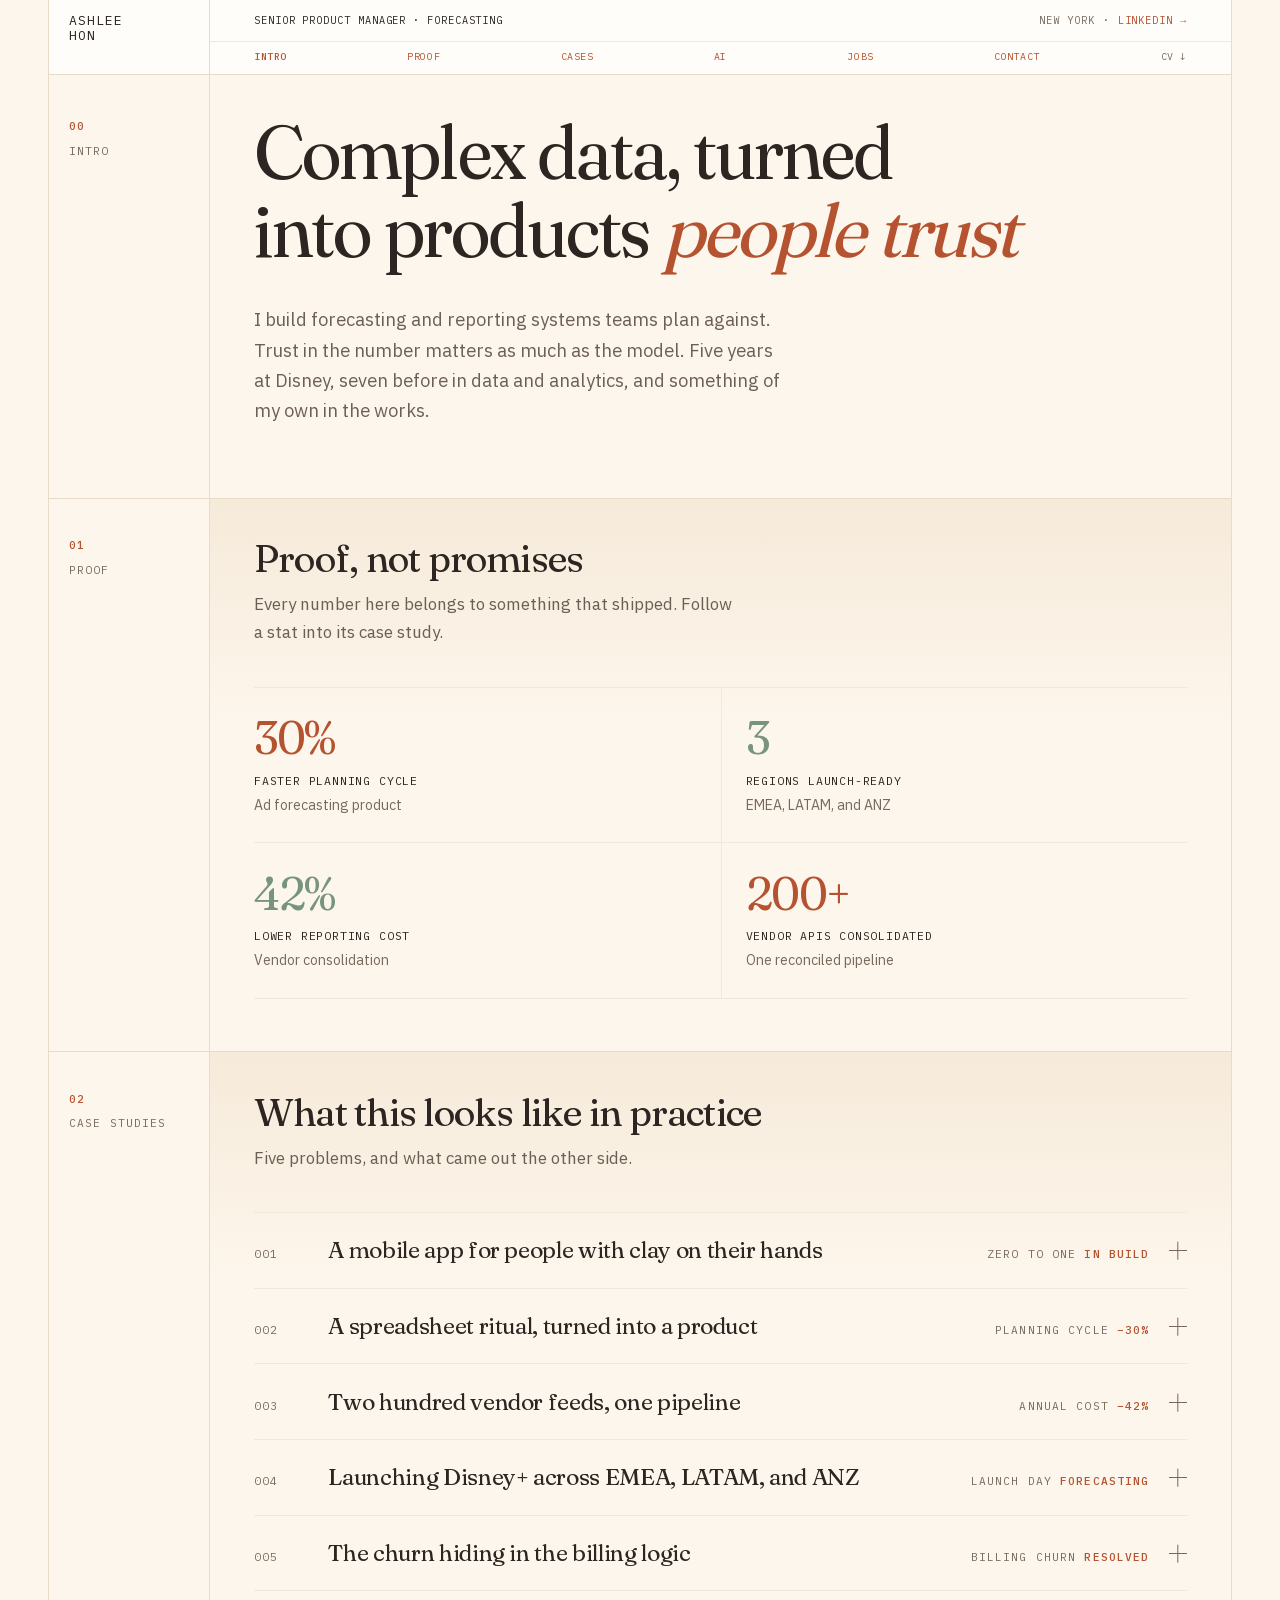
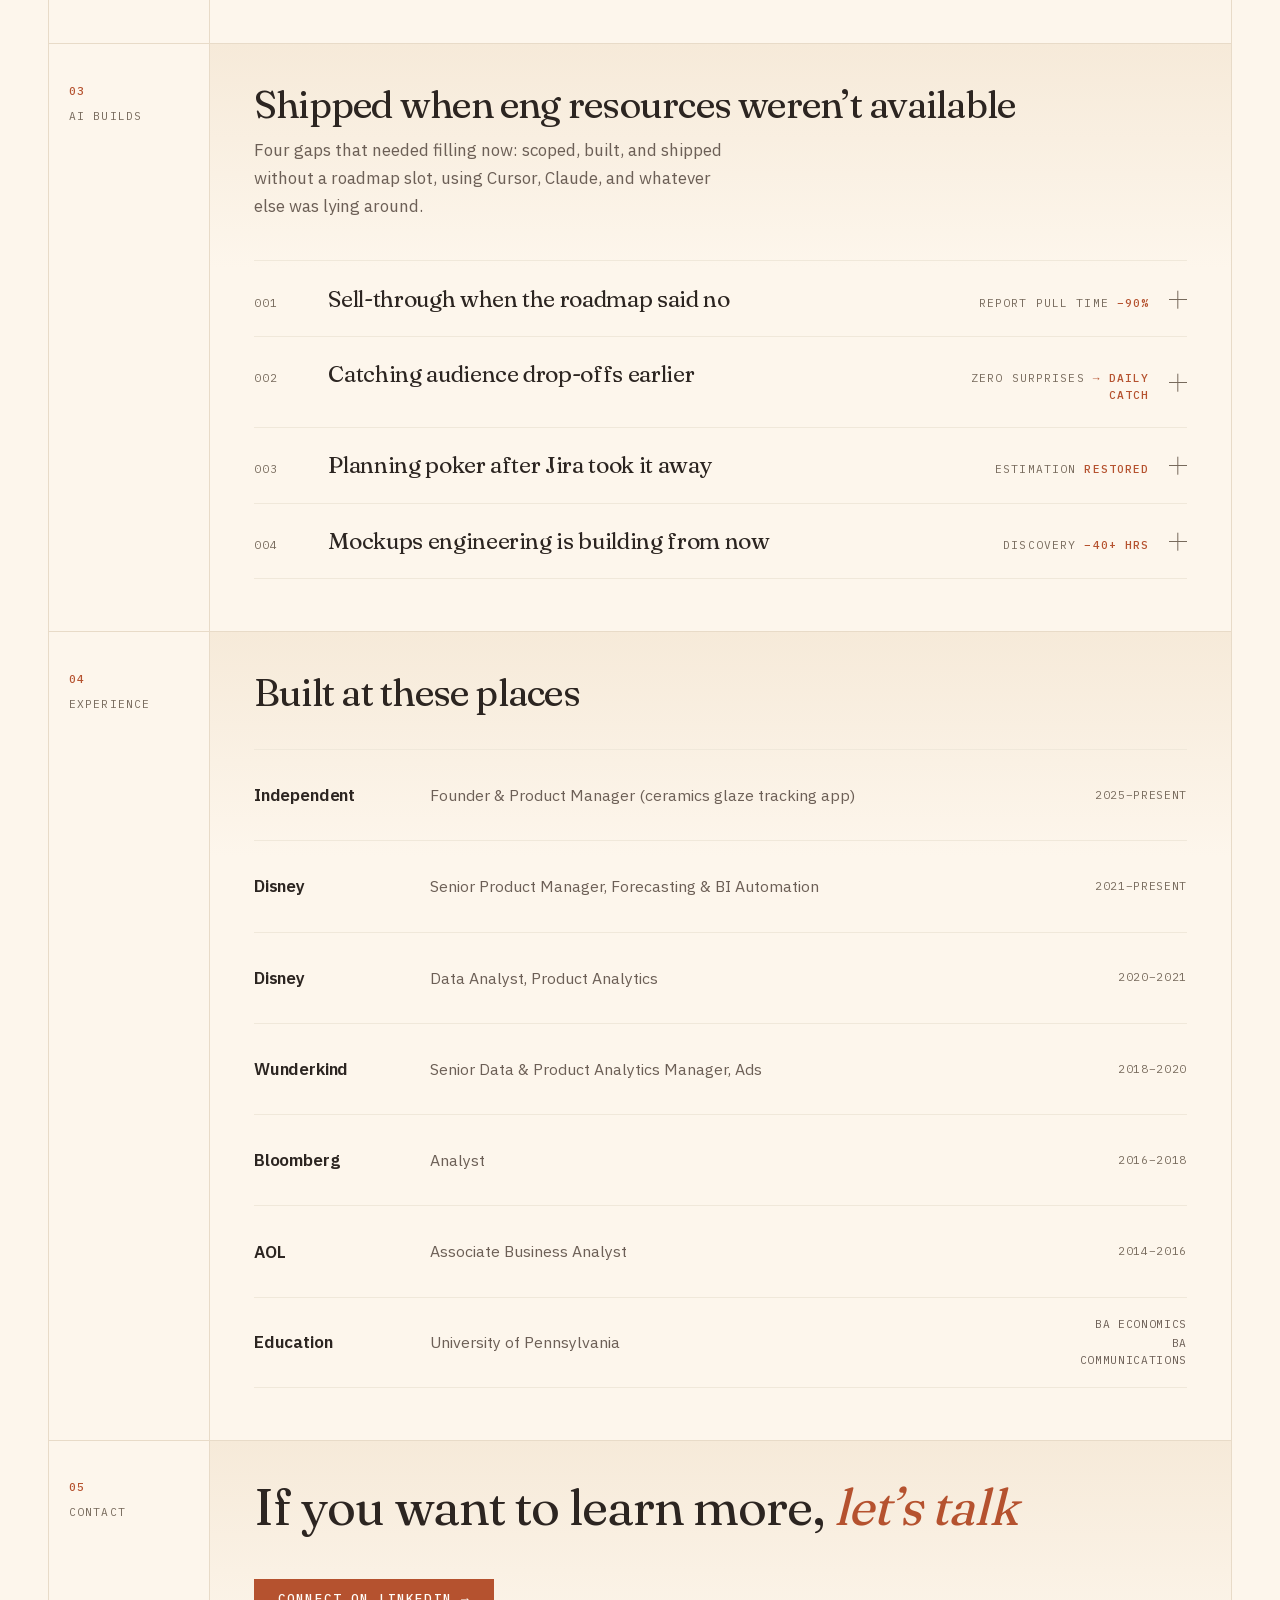
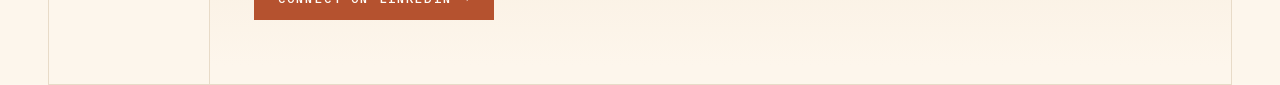
<file: index.html>
<!DOCTYPE html>
<html lang="en">
<head>
<meta charset="utf-8">
<meta name="viewport" content="width=device-width, initial-scale=1">
<title>Ashlee Hon · Senior Product Manager</title>
<meta name="description" content="Product manager building forecasting and reporting systems for Disney+, Hulu, ESPN+, and other publishers.">
<meta name="author" content="Ashlee Hon">

<link rel="icon" href="favicon.svg" type="image/svg+xml">

<meta property="og:type" content="profile">
<meta property="og:title" content="Ashlee Hon · Senior Product Manager">
<meta property="og:description" content="Forecasting and reporting systems for Disney+, Hulu, ESPN+, and other publishers, plus a product of my own.">
<meta property="og:url" content="https://ashleehon.github.io/">
<meta property="og:image" content="https://ashleehon.github.io/og.png">
<meta property="og:image:alt" content="Complex data, turned into products people trust. Ashlee Hon, Senior Product Manager">
<meta name="twitter:card" content="summary_large_image">

<script type="application/ld+json">
{
  "@context": "https://schema.org",
  "@type": "Person",
  "name": "Ashlee Hon",
  "url": "https://ashleehon.github.io/",
  "jobTitle": "Senior Product Manager",
  "address": { "@type": "PostalAddress", "addressLocality": "New York", "addressRegion": "NY" },
  "alumniOf": { "@type": "CollegeOrUniversity", "name": "University of Pennsylvania" },
  "sameAs": ["https://www.linkedin.com/in/ashleehon/"]
}
</script>

<link rel="stylesheet" href="style.css">
</head>
<body>

<a class="skip" href="#intro">Skip to content</a>

<div class="grid">

  <header class="masthead">
    <p class="masthead-name mono">
      <span class="masthead-name-line">Ashlee</span>
      <span class="masthead-name-line">Hon</span>
    </p>
    <div class="dateline mono">
      <p class="dateline-who"><span class="dateline-name-mobile">Ashlee&nbsp;Hon · </span>Senior Product Manager · Forecasting</p>
      <p class="dateline-where">
        <span>New York</span>
        <span class="dateline-sep" aria-hidden="true">&middot;</span>
        <a href="https://www.linkedin.com/in/ashleehon/">LinkedIn&nbsp;&rarr;</a>
      </p>
    </div>
    <nav class="section-nav" aria-label="Sections">
      <a href="#intro" data-section="intro">Intro</a>
      <a href="#figures" data-section="figures">Proof</a>
      <a href="#work" data-section="work" aria-label="Case studies">Cases</a>
      <a href="#ai-builds" data-section="ai-builds" aria-label="AI builds">AI</a>
      <a href="#record" data-section="record" aria-label="Experience">Jobs</a>
      <a href="#contact" data-section="contact">Contact</a>
      <button class="nav-cv" type="button" data-print aria-label="Download CV">CV&nbsp;&darr;</button>
    </nav>
  </header>

  <main>

  <section class="block hero" id="intro">
    <p class="label mono"><span class="idx">00</span><span class="nm">Intro</span></p>
    <div class="content">
      <h1>Complex data, turned into products <em>people trust</em></h1>
      <p class="standfirst">I build forecasting and reporting systems teams plan against. Trust in the number
        matters as much as the model. Five years at Disney, seven before in data and analytics, and something of
        my own in the works.</p>
    </div>
  </section>

  <section class="block" id="figures">
    <p class="label mono"><span class="idx">01</span><span class="nm">Proof</span></p>
    <div class="content">
      <h2>Proof, not promises</h2>
      <p class="deck">Every number here belongs to something that shipped. Follow a stat into its case study.</p>
      <div class="figure-groups">
        <div class="figure-group">
          <div class="figures figures-4">
            <div>
              <a class="figure-link" href="#case-forecasting">
                <span class="figure">30%</span>
                <span class="figure-label">Faster planning cycle</span>
                <span class="figure-src">Ad forecasting product</span>
              </a>
            </div>
            <div>
              <a class="figure-link" href="#case-launch">
                <span class="figure">3</span>
                <span class="figure-label">Regions launch-ready</span>
                <span class="figure-src">EMEA, LATAM, and ANZ</span>
              </a>
            </div>
            <div>
              <a class="figure-link" href="#case-vendor">
                <span class="figure">42%</span>
                <span class="figure-label">Lower reporting cost</span>
                <span class="figure-src">Vendor consolidation</span>
              </a>
            </div>
            <div>
              <a class="figure-link" href="#case-vendor">
                <span class="figure">200+</span>
                <span class="figure-label">Vendor APIs consolidated</span>
                <span class="figure-src">One reconciled pipeline</span>
              </a>
            </div>
          </div>
        </div>
      </div>
    </div>
  </section>

  <section class="block" id="work">
    <p class="label mono"><span class="idx">02</span><span class="nm">Case studies</span></p>
    <div class="content">
      <h2>What this looks like in practice</h2>
      <p class="deck">Five problems, and what came out the other side.</p>

      <div class="cases">
        <details class="case" id="case-founder">
          <summary>
            <span class="num mono">001</span>
            <h3>A mobile app for people with clay on their hands</h3>
            <span class="stat mono">Zero to one <b>in build</b></span>
            <span class="plus" aria-hidden="true"></span>
          </summary>
          <div class="case-body">
            <span></span>
            <div>
              <p class="where mono">Independent &middot; Founder</p>
              <p>My own product, built from nothing: a forum where ceramists track and trade glaze
                recipes, techniques, and layering. Search by what's on your glaze shelf to find
                combinations others have already tested. Subscription is the long-term model. Think
                Instagram for potters and glaze junkies.</p>
            </div>
          </div>
        </details>

        <details class="case" id="case-forecasting">
          <summary>
            <span class="num mono">002</span>
            <h3>A spreadsheet ritual, turned into a product</h3>
            <span class="stat mono">Planning cycle <b>&minus;30%</b></span>
            <span class="plus" aria-hidden="true"></span>
          </summary>
          <div class="case-body">
            <span></span>
            <div>
              <p class="where mono">Disney &middot; Ad forecasting</p>
              <p>Internal teams used to forecast with spreadsheets and magic math. I led development of
                a forecasting product for Disney legacy properties, then built a proprietary platform that
                became the basis for how inventory gets monetized.</p>
            </div>
          </div>
        </details>

        <details class="case" id="case-vendor">
          <summary>
            <span class="num mono">003</span>
            <h3>Two hundred vendor feeds, one pipeline</h3>
            <span class="stat mono">Annual cost <b>&minus;42%</b></span>
            <span class="plus" aria-hidden="true"></span>
          </summary>
          <div class="case-body">
            <span></span>
            <div>
              <p class="where mono">Disney &middot; Reporting</p>
              <p>Reporting depended on a sprawl of vendor exports that no two teams reconciled the
                same way. I launched the third-party platform STAQ with more than 200 API connections
                behind it, which left one number everyone could point at.</p>
            </div>
          </div>
        </details>

        <details class="case" id="case-launch">
          <summary>
            <span class="num mono">004</span>
            <h3>Launching Disney+ across EMEA, LATAM, and ANZ</h3>
            <span class="stat mono">Launch day <b>forecasting</b></span>
            <span class="plus" aria-hidden="true"></span>
          </summary>
          <div class="case-body">
            <span></span>
            <div>
              <p class="where mono">Disney &middot; EMEA, LATAM, and ANZ</p>
              <p>I ensured we were prepared for launches in EMEA, LATAM, and ANZ. Forecasting
                pipelines were ready to ingest new data and let planners forecast accurately.</p>
            </div>
          </div>
        </details>

        <details class="case" id="case-churn">
          <summary>
            <span class="num mono">005</span>
            <h3>The churn hiding in the billing logic</h3>
            <span class="stat mono">Billing churn <b>resolved</b></span>
            <span class="plus" aria-hidden="true"></span>
          </summary>
          <div class="case-body">
            <span></span>
            <div>
              <p class="where mono">Disney &middot; Subscription</p>
              <p>Subscribers who bought more than one Disney service were being double- and
                split-billed, and they were leaving over it. I worked with engineering and finance to
                trace and resolve it, then dug into Verizon upgrade and downgrade behavior in a way
                that changed both campaign strategy and which partnerships were worth renewing.</p>
            </div>
          </div>
        </details>
      </div>
    </div>
  </section>

  <section class="block" id="ai-builds">
    <p class="label mono"><span class="idx">03</span><span class="nm">AI builds</span></p>
    <div class="content">
      <h2>Shipped when eng resources weren&rsquo;t available</h2>
      <p class="deck">Four gaps that needed filling now: scoped, built, and shipped without a roadmap
        slot, using Cursor, Claude, and whatever else was lying around.</p>

      <div class="cases">
        <details class="case" id="case-ai-sellthrough">
          <summary>
            <span class="num mono">001</span>
            <h3>Sell-through when the roadmap said no</h3>
            <span class="stat mono">Report pull time <b>&minus;90%</b></span>
            <span class="plus" aria-hidden="true"></span>
          </summary>
          <div class="case-body">
            <span></span>
            <div>
              <p class="where mono">Disney &middot; Competitive inventory</p>
              <p>Revenue teams needed sell-through reporting, but there was no
                engineering slot for a real dashboard. I built a Confluence pseudo-dashboard wired to
                live data, with Cursor doing the heavy lifting, so stakeholders check it daily instead
                of pulling reports by hand. Time spent gathering the number dropped by about ninety
                percent.</p>
            </div>
          </div>
        </details>

        <details class="case">
          <summary>
            <span class="num mono">002</span>
            <h3>Catching audience drop-offs earlier</h3>
            <span class="stat mono">Zero surprises <b>&rarr; daily catch</b></span>
            <span class="plus" aria-hidden="true"></span>
          </summary>
          <div class="case-body">
            <span></span>
            <div>
              <p class="where mono">Disney &middot; Audience coverage</p>
              <p>When audience segments fell off, stakeholders usually found out from a zero forecast
                and flagged it to me. I built a coverage tracking dashboard and automated a daily send so
                the drop surfaces the morning it happens, not when someone stumbles on it mid-plan.</p>
            </div>
          </div>
        </details>

        <details class="case">
          <summary>
            <span class="num mono">003</span>
            <h3>Planning poker after Jira took it away</h3>
            <span class="stat mono">Estimation <b>restored</b></span>
            <span class="plus" aria-hidden="true"></span>
          </summary>
          <div class="case-body">
            <span></span>
            <div>
              <p class="where mono">Disney &middot; Databricks</p>
              <p>Jira Cloud dropped blind planning poker, and the team still needed it for
                estimation. I built a replacement on Databricks with Cursor: a small app ten to
                fifteen engineers run in refinement again, the way we did before the feature
                disappeared, with extras like a built-in timer that make sessions run faster.</p>
            </div>
          </div>
        </details>

        <details class="case">
          <summary>
            <span class="num mono">004</span>
            <h3>Mockups engineering is building from now</h3>
            <span class="stat mono">Discovery <b>&minus;40+ hrs</b></span>
            <span class="plus" aria-hidden="true"></span>
          </summary>
          <div class="case-body">
            <span></span>
            <div>
              <p class="where mono">Disney &middot; Forecasting platform</p>
              <p>The standalone forecasting platform needed a direction engineering could build
                without another round of whiteboard debate. I used AI to produce interactive mocks
                and specs tight enough that stakeholders aligned faster; engineering is actively
                building from them now, and discovery time dropped by forty-plus hours versus how
                we scoped features before.</p>
            </div>
          </div>
        </details>
      </div>
    </div>
  </section>

  <section class="block" id="record">
    <p class="label mono"><span class="idx">04</span><span class="nm">Experience</span></p>
    <div class="content">
      <h2>Built at these places</h2>
      <div class="roles">
        <div class="role">
          <span class="org">Independent</span>
          <span class="title">Founder &amp; Product Manager (ceramics glaze tracking app)</span>
          <span class="when mono">2025&ndash;present</span>
        </div>
        <div class="role">
          <span class="org">Disney</span>
          <span class="title">Senior Product Manager, Forecasting &amp; BI Automation</span>
          <span class="when mono">2021&ndash;present</span>
        </div>
        <div class="role">
          <span class="org">Disney</span>
          <span class="title">Data Analyst, Product Analytics</span>
          <span class="when mono">2020&ndash;2021</span>
        </div>
        <div class="role">
          <span class="org">Wunderkind</span>
          <span class="title">Senior Data &amp; Product Analytics Manager, Ads</span>
          <span class="when mono">2018&ndash;2020</span>
        </div>
        <div class="role">
          <span class="org">Bloomberg</span>
          <span class="title">Analyst</span>
          <span class="when mono">2016&ndash;2018</span>
        </div>
        <div class="role">
          <span class="org">AOL</span>
          <span class="title">Associate Business Analyst</span>
          <span class="when mono">2014&ndash;2016</span>
        </div>
        <div class="role role-education">
          <span class="org">Education</span>
          <span class="title">University of Pennsylvania</span>
          <span class="when mono">
            <span>BA Economics</span>
            <span>BA Communications</span>
          </span>
        </div>
      </div>
    </div>
  </section>

  <section class="block outro" id="contact">
    <p class="label mono"><span class="idx">05</span><span class="nm">Contact</span></p>
    <div class="content">
      <h2>If you want to learn more, <em>let&rsquo;s talk</em></h2>
      <a class="btn" href="https://www.linkedin.com/in/ashleehon/">Connect on LinkedIn&nbsp;&rarr;</a>
    </div>
  </section>

  </main>

</div>

<script>
/* The CV is this page, printed. The header button is the only entry point. */
for (const el of document.querySelectorAll('[data-print]')) {
  el.addEventListener('click', () => window.print());
}

/* Every case study has to be open on paper, or the CV prints as a list of
   titles. Opening them for the duration of the print is more reliable than
   fighting the user agent's stylesheet for a collapsed <details>. */
addEventListener('beforeprint', () => {
  for (const d of document.querySelectorAll('details:not([open])')) {
    d.dataset.reopen = '';
    d.open = true;
  }
});
addEventListener('afterprint', () => {
  for (const d of document.querySelectorAll('details[data-reopen]')) {
    delete d.dataset.reopen;
    d.open = false;
  }
});

/* Highlight whichever section the reader is in. */
(function () {
  const links = document.querySelectorAll('.section-nav a[data-section]');
  if (!links.length) return;
  const sections = [...links]
    .map((a) => document.getElementById(a.dataset.section))
    .filter(Boolean);
  const pick = (id) => {
    for (const a of links) a.classList.toggle('is-here', a.dataset.section === id);
  };
  const mark = () => {
    const probe = window.innerHeight * 0.38;
    let id = sections[0].id;
    for (const s of sections) {
      if (s.getBoundingClientRect().top <= probe) id = s.id;
    }
    pick(id);
  };
  if ('IntersectionObserver' in window) {
    const obs = new IntersectionObserver(mark, { threshold: [0, 0.05, 0.1] });
    for (const s of sections) obs.observe(s);
  }
  addEventListener('scroll', mark, { passive: true });
  mark();
})();

/* Open a case study when arriving from a Proof stat link. */
(function () {
  function openCaseFromHash() {
    const id = location.hash.slice(1);
    if (!id) return;
    const el = document.getElementById(id);
    if (el?.tagName === 'DETAILS') el.open = true;
  }
  openCaseFromHash();
  addEventListener('hashchange', openCaseFromHash);
})();
</script>

</body>
</html>
</file>
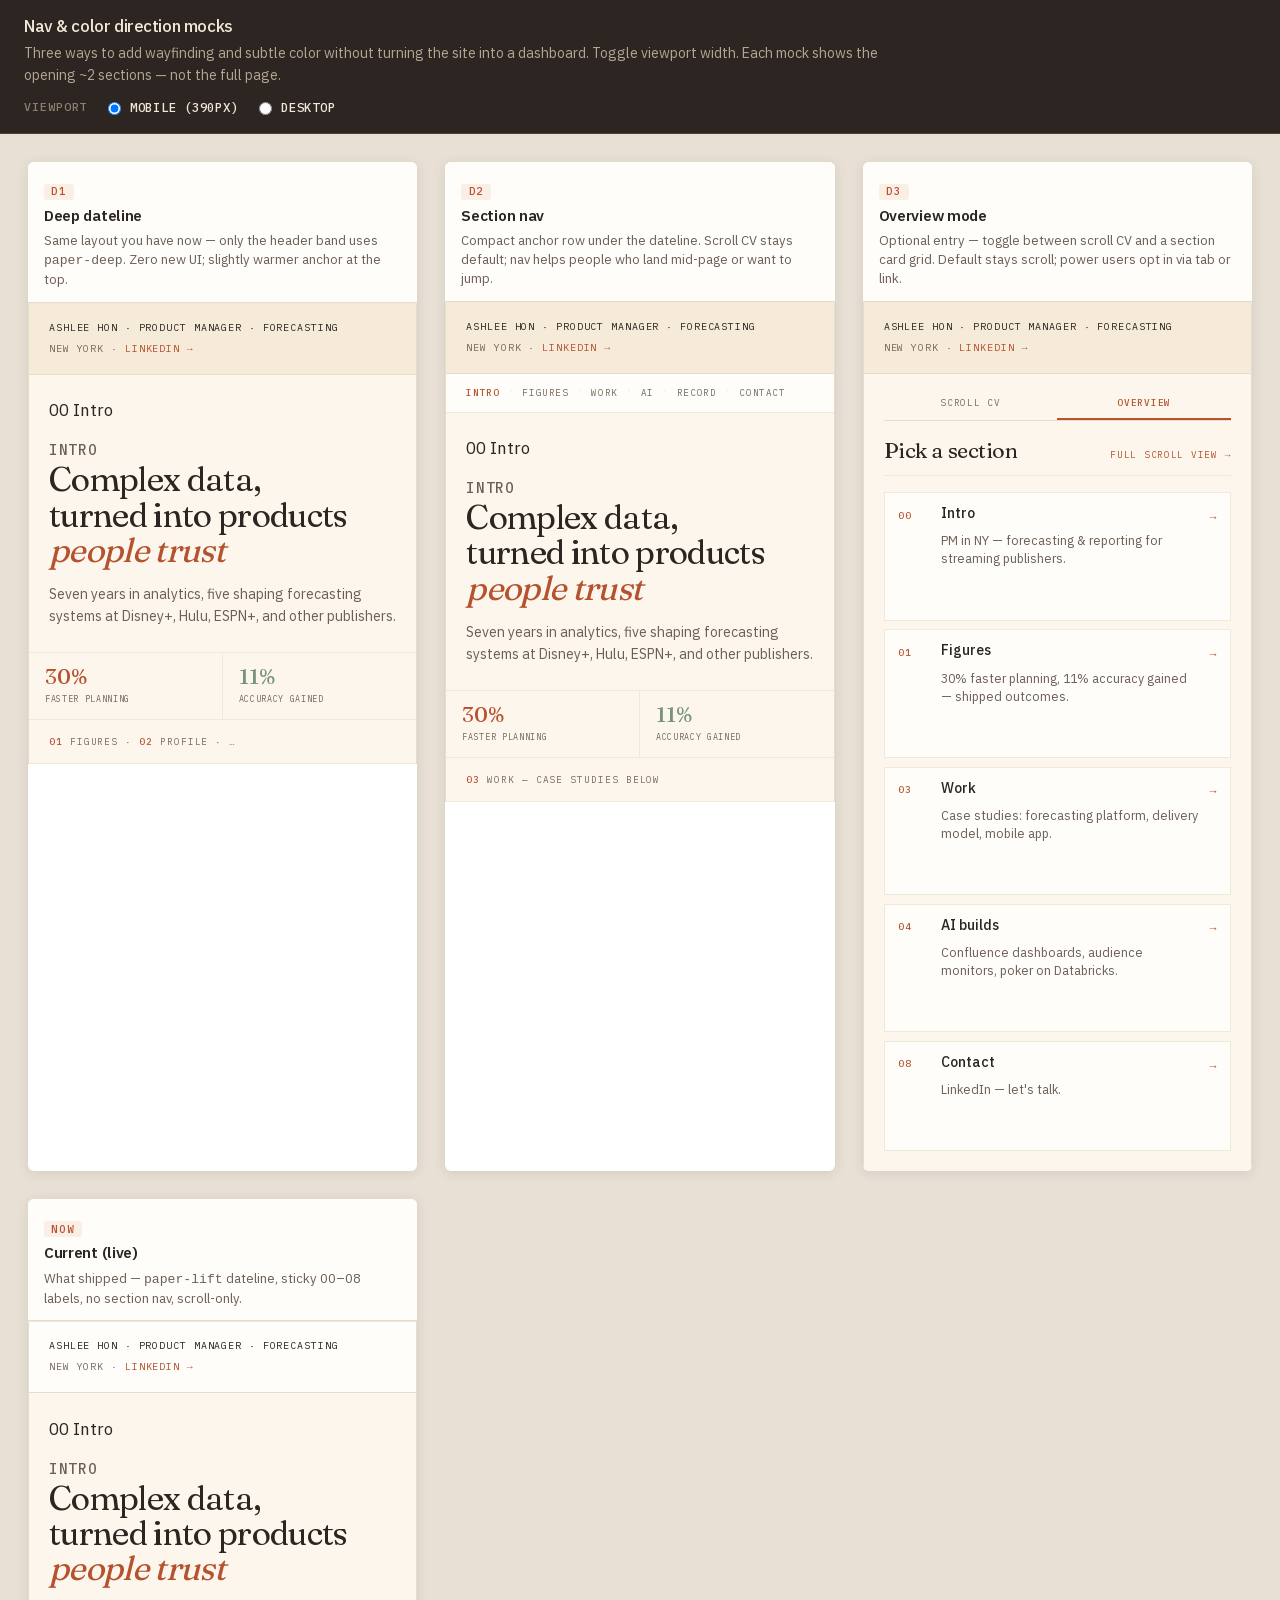
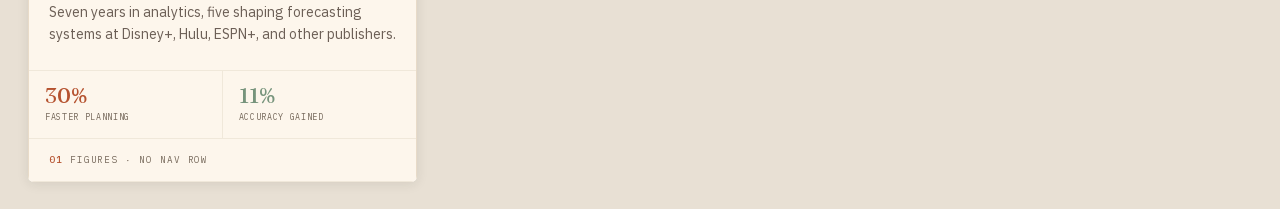
<file: mocks-nav.html>
<!DOCTYPE html>
<html lang="en">
<head>
<meta charset="utf-8">
<meta name="viewport" content="width=device-width, initial-scale=1">
<title>Nav &amp; color mocks — Ashlee Hon</title>
<link rel="stylesheet" href="style.css">
<style>
  body.mocks {
    margin: 0;
    background: #e8e0d4;
    font-family: var(--body);
    color: var(--ink);
  }
  .mocks-header {
    position: sticky;
    top: 0;
    z-index: 30;
    padding: 1rem 1.5rem 1.1rem;
    background: #2c2521;
    color: #f1e7d8;
    border-bottom: 1px solid #4a4038;
  }
  .mocks-header h1 { margin: 0 0 0.35rem; font: 500 1.05rem/1.3 var(--body); }
  .mocks-header p {
    margin: 0;
    font-size: 0.88rem;
    line-height: 1.5;
    color: #b3a693;
    max-width: 54rem;
  }
  .mocks-controls {
    display: flex;
    flex-wrap: wrap;
    gap: 0.5rem 1rem;
    margin-top: 0.85rem;
    align-items: center;
  }
  .mocks-controls label {
    display: inline-flex;
    align-items: center;
    gap: 0.35rem;
    font: 500 0.78rem/1 var(--mono);
    letter-spacing: 0.06em;
    text-transform: uppercase;
    cursor: pointer;
  }
  .mocks-grid {
    display: grid;
    grid-template-columns: repeat(auto-fill, minmax(22rem, 1fr));
    gap: 1.75rem;
    padding: 1.75rem;
    max-width: 96rem;
    margin: 0 auto;
  }
  .mock-card {
    background: #fff;
    border-radius: 6px;
    overflow: hidden;
    box-shadow: 0 2px 12px rgba(44, 37, 33, 0.1);
  }
  .mock-card-head {
    padding: 0.85rem 1rem 0.75rem;
    border-bottom: 1px solid var(--rule);
    background: var(--paper-lift);
  }
  .mock-card-head h2 { margin: 0; font: 600 0.95rem/1.3 var(--body); }
  .mock-card-head p {
    margin: 0.35rem 0 0;
    font-size: 0.82rem;
    line-height: 1.45;
    color: var(--ink-soft);
  }
  .mock-card-head .tag {
    display: inline-block;
    margin-bottom: 0.4rem;
    padding: 0.15rem 0.45rem;
    background: var(--clay-lift);
    color: var(--clay);
    font: 500 0.68rem/1 var(--mono);
    letter-spacing: 0.08em;
    text-transform: uppercase;
    border-radius: 3px;
  }
  .mock-frame {
    background: var(--paper);
    overflow: hidden;
    border-top: 1px solid var(--rule-soft);
  }
  .mock-frame[data-w="mobile"] { width: 390px; max-width: 100%; margin: 0 auto; }
  .mock-frame[data-w="desktop"] { width: 100%; }

  /* ---- shared mini-site chrome inside each mock ---- */
  .mini {
    --gutter: 10rem;
    font-family: var(--body);
    color: var(--ink);
    border-left: 1px solid var(--rule);
    border-right: 1px solid var(--rule);
  }
  .mini a { color: var(--clay); text-decoration: none; }
  .mini a:hover { text-decoration: underline; text-underline-offset: 3px; }

  .mini-dateline {
    display: flex;
    flex-wrap: wrap;
    align-items: baseline;
    justify-content: space-between;
    gap: 0.4rem 1rem;
    padding: 1.1rem 1.25rem;
    border-bottom: 1px solid var(--rule);
    background: var(--paper-lift);
    font-family: var(--mono);
    font-size: 0.62rem;
    letter-spacing: 0.09em;
    text-transform: uppercase;
    line-height: 1.45;
  }
  .mini-dateline.deep { background: var(--paper-deep); }
  .mini-dateline .who { color: var(--ink); margin: 0; }
  .mini-dateline .where { margin: 0; color: var(--ink-faint); }

  .mini-nav {
    display: flex;
    flex-wrap: wrap;
    gap: 0.15rem 0.5rem;
    padding: 0.55rem 1.25rem;
    border-bottom: 1px solid var(--rule-soft);
    background: var(--paper-lift);
    font-family: var(--mono);
    font-size: 0.58rem;
    letter-spacing: 0.07em;
    text-transform: uppercase;
    line-height: 1.5;
  }
  .mini-nav a {
    color: var(--ink-faint);
    padding: 0.2rem 0;
    text-decoration: none;
  }
  .mini-nav a:hover,
  .mini-nav a.is-here { color: var(--clay); text-decoration: none; }
  .mini-nav a.is-here { font-weight: 500; }
  .mini-nav .sep { color: var(--rule); user-select: none; }

  .mini-hero {
    padding: 1.35rem 1.25rem 1.5rem;
    border-bottom: 1px solid var(--rule-soft);
  }
  .mini-kicker {
    margin: 0 0 0.65rem;
    font-family: var(--mono);
    font-size: 0.62rem;
    font-weight: 500;
    letter-spacing: 0.12em;
    text-transform: uppercase;
    color: var(--clay);
  }
  .mini-hero h1 {
    margin: 0;
    font-family: var(--display);
    font-size: clamp(1.65rem, 7vw, 2.1rem);
    font-weight: 400;
    font-variation-settings: "SOFT" 25, "WONK" 1;
    line-height: 1.05;
    letter-spacing: -0.02em;
  }
  .mini-hero h1 em { font-style: italic; color: var(--clay); }
  .mini-hero p {
    margin: 1rem 0 0;
    font-size: 0.88rem;
    line-height: 1.55;
    color: var(--ink-soft);
  }

  .mini-peek {
    display: grid;
    grid-template-columns: 1fr 1fr;
    gap: 0;
    border-bottom: 1px solid var(--rule-soft);
  }
  .mini-peek div {
    padding: 0.85rem 1rem;
    border-right: 1px solid var(--rule-soft);
  }
  .mini-peek div:last-child { border-right: 0; }
  .mini-peek .fig {
    display: block;
    font-family: var(--display);
    font-size: 1.35rem;
    color: var(--clay);
    line-height: 1;
  }
  .mini-peek .fig.alt { color: var(--green); }
  .mini-peek .lbl {
    display: block;
    margin-top: 0.25rem;
    font-family: var(--mono);
    font-size: 0.52rem;
    letter-spacing: 0.08em;
    text-transform: uppercase;
    color: var(--ink-faint);
  }

  .mini-section {
    padding: 0.85rem 1.25rem;
    border-bottom: 1px solid var(--rule-soft);
    font-family: var(--mono);
    font-size: 0.58rem;
    letter-spacing: 0.1em;
    text-transform: uppercase;
    color: var(--ink-faint);
  }
  .mini-section .idx { color: var(--clay); font-weight: 500; }

  /* D3 overview cards */
  .mini-overview {
    padding: 1.15rem 1.25rem 1.25rem;
  }
  .mini-overview-head {
    display: flex;
    align-items: baseline;
    justify-content: space-between;
    gap: 0.75rem;
    margin-bottom: 1rem;
    padding-bottom: 0.75rem;
    border-bottom: 1px solid var(--rule-soft);
  }
  .mini-overview-head h2 {
    margin: 0;
    font-family: var(--display);
    font-size: 1.35rem;
    font-weight: 400;
    line-height: 1.1;
  }
  .mini-overview-head a {
    font-family: var(--mono);
    font-size: 0.58rem;
    letter-spacing: 0.08em;
    text-transform: uppercase;
    white-space: nowrap;
  }
  .mini-cards {
    display: grid;
    gap: 0.55rem;
    margin: 0;
    padding: 0;
    list-style: none;
  }
  .mini-cards li { margin: 0; }
  .mini-cards a {
    display: grid;
    grid-template-columns: 2rem 1fr auto;
    gap: 0.5rem 0.65rem;
    align-items: start;
    padding: 0.75rem 0.85rem;
    border: 1px solid var(--rule-soft);
    background: var(--paper-lift);
    text-decoration: none;
    color: inherit;
    transition: border-color 0.15s, background 0.15s;
  }
  .mini-cards a:hover {
    border-color: var(--rule);
    background: var(--paper-deep);
    text-decoration: none;
  }
  .mini-cards .idx {
    font-family: var(--mono);
    font-size: 0.58rem;
    font-weight: 500;
    letter-spacing: 0.06em;
    color: var(--clay);
    padding-top: 0.15rem;
  }
  .mini-cards .title {
    font-family: var(--body);
    font-size: 0.88rem;
    font-weight: 500;
    line-height: 1.25;
    color: var(--ink);
  }
  .mini-cards .deck {
    grid-column: 2;
    font-size: 0.78rem;
    line-height: 1.45;
    color: var(--ink-soft);
    margin-top: -0.15rem;
  }
  .mini-cards .arrow {
    font-family: var(--mono);
    font-size: 0.72rem;
    color: var(--clay);
    padding-top: 0.1rem;
  }

  .mini-mode-toggle {
    display: flex;
    gap: 0;
    margin: 0 1.25rem 0;
    padding-top: 0.85rem;
    border-bottom: 1px solid var(--rule);
  }
  .mini-mode-toggle button {
    flex: 1;
    margin: 0;
    padding: 0.55rem 0.5rem;
    border: 0;
    border-bottom: 2px solid transparent;
    background: transparent;
    font-family: var(--mono);
    font-size: 0.58rem;
    letter-spacing: 0.08em;
    text-transform: uppercase;
    color: var(--ink-faint);
    cursor: pointer;
  }
  .mini-mode-toggle button.is-on {
    color: var(--clay);
    border-bottom-color: var(--clay);
    font-weight: 500;
  }

  /* desktop frames */
  .mock-frame[data-w="desktop"] .mini { --gutter: 7rem; border: 1px solid var(--rule); border-top: 0; }
  .mock-frame[data-w="desktop"] .mini-dateline { padding: 1.1rem 2.25rem; font-size: 0.64rem; }
  .mock-frame[data-w="desktop"] .mini-nav { padding: 0.55rem 2.25rem; }
  .mock-frame[data-w="desktop"] .mini-hero {
    display: grid;
    grid-template-columns: var(--gutter) 1fr;
    gap: 0;
    padding: 0;
  }
  .mock-frame[data-w="desktop"] .mini-hero .side {
    padding: 2rem 1rem;
    border-right: 1px solid var(--rule);
    font-family: var(--mono);
    font-size: 0.62rem;
    letter-spacing: 0.1em;
    text-transform: uppercase;
    color: var(--ink-faint);
  }
  .mock-frame[data-w="desktop"] .mini-hero .side .idx { display: block; color: var(--clay); font-weight: 500; }
  .mock-frame[data-w="desktop"] .mini-hero .body { padding: 2rem 2.25rem 2.25rem; }
  .mock-frame[data-w="desktop"] .mini-hero .mini-kicker { display: none; }
  .mock-frame[data-w="desktop"] .mini-hero h1 { font-size: clamp(2rem, 3.5vw, 2.75rem); max-width: 16ch; }
  .mock-frame[data-w="desktop"] .mini-peek { grid-template-columns: repeat(4, 1fr); }
  .mock-frame[data-w="desktop"] .mini-overview { padding: 1.5rem 2.25rem; }
  .mock-frame[data-w="desktop"] .mini-cards a { grid-template-columns: 2.5rem 1fr auto; padding: 0.85rem 1rem; }
  .mock-frame[data-w="desktop"] .mini-mode-toggle { margin: 0 2.25rem; padding-top: 1rem; }

  @media (max-width: 40rem) {
    .mocks-grid { grid-template-columns: 1fr; padding: 1rem; }
  }
</style>
</head>
<body class="mocks">

<header class="mocks-header">
  <h1>Nav &amp; color direction mocks</h1>
  <p>Three ways to add wayfinding and subtle color without turning the site into a dashboard. Toggle viewport width. Each mock shows the opening ~2 sections — not the full page.</p>
  <div class="mocks-controls">
    <span style="font:500 0.72rem/1 var(--mono);letter-spacing:0.08em;text-transform:uppercase;color:#8d8171">Viewport</span>
    <label><input type="radio" name="vp" value="mobile" checked> Mobile (390px)</label>
    <label><input type="radio" name="vp" value="desktop"> Desktop</label>
  </div>
</header>

<div class="mocks-grid">

  <!-- D1 -->
  <article class="mock-card">
    <div class="mock-card-head">
      <span class="tag">D1</span>
      <h2>Deep dateline</h2>
      <p>Same layout you have now — only the header band uses <code>paper-deep</code>. Zero new UI; slightly warmer anchor at the top.</p>
    </div>
    <div class="mock-frame" data-w="mobile">
      <div class="mini">
        <div class="mini-dateline deep">
          <p class="who">Ashlee Hon · Product Manager · Forecasting</p>
          <p class="where">New York · <a href="#">LinkedIn →</a></p>
        </div>
        <div class="mini-hero">
          <div class="side"><span class="idx">00</span> Intro</div>
          <div class="body">
            <p class="mini-kicker">Intro</p>
            <h1>Complex data, turned into products <em>people trust</em></h1>
            <p>Seven years in analytics, five shaping forecasting systems at Disney+, Hulu, ESPN+, and other publishers.</p>
          </div>
        </div>
        <div class="mini-peek">
          <div><span class="fig">30%</span><span class="lbl">Faster planning</span></div>
          <div><span class="fig alt">11%</span><span class="lbl">Accuracy gained</span></div>
        </div>
        <div class="mini-section"><span class="idx">01</span> Figures · <span class="idx">02</span> Profile · …</div>
      </div>
    </div>
  </article>

  <!-- D2 -->
  <article class="mock-card">
    <div class="mock-card-head">
      <span class="tag">D2</span>
      <h2>Section nav</h2>
      <p>Compact anchor row under the dateline. Scroll CV stays default; nav helps people who land mid-page or want to jump.</p>
    </div>
    <div class="mock-frame" data-w="mobile">
      <div class="mini">
        <div class="mini-dateline deep">
          <p class="who">Ashlee Hon · Product Manager · Forecasting</p>
          <p class="where">New York · <a href="#">LinkedIn →</a></p>
        </div>
        <nav class="mini-nav" aria-label="Sections">
          <a class="is-here" href="#">Intro</a><span class="sep">·</span>
          <a href="#">Figures</a><span class="sep">·</span>
          <a href="#">Work</a><span class="sep">·</span>
          <a href="#">AI</a><span class="sep">·</span>
          <a href="#">Record</a><span class="sep">·</span>
          <a href="#">Contact</a>
        </nav>
        <div class="mini-hero">
          <div class="side"><span class="idx">00</span> Intro</div>
          <div class="body">
            <p class="mini-kicker">Intro</p>
            <h1>Complex data, turned into products <em>people trust</em></h1>
            <p>Seven years in analytics, five shaping forecasting systems at Disney+, Hulu, ESPN+, and other publishers.</p>
          </div>
        </div>
        <div class="mini-peek">
          <div><span class="fig">30%</span><span class="lbl">Faster planning</span></div>
          <div><span class="fig alt">11%</span><span class="lbl">Accuracy gained</span></div>
        </div>
        <div class="mini-section"><span class="idx">03</span> Work — case studies below</div>
      </div>
    </div>
  </article>

  <!-- D3 -->
  <article class="mock-card">
    <div class="mock-card-head">
      <span class="tag">D3</span>
      <h2>Overview mode</h2>
      <p>Optional entry — toggle between scroll CV and a section card grid. Default stays scroll; power users opt in via tab or link.</p>
    </div>
    <div class="mock-frame" data-w="mobile">
      <div class="mini">
        <div class="mini-dateline deep">
          <p class="who">Ashlee Hon · Product Manager · Forecasting</p>
          <p class="where">New York · <a href="#">LinkedIn →</a></p>
        </div>
        <div class="mini-mode-toggle" role="tablist">
          <button type="button" class="">Scroll CV</button>
          <button type="button" class="is-on">Overview</button>
        </div>
        <div class="mini-overview">
          <div class="mini-overview-head">
            <h2>Pick a section</h2>
            <a href="#">Full scroll view →</a>
          </div>
          <ul class="mini-cards">
            <li>
              <a href="#">
                <span class="idx">00</span>
                <span class="title">Intro</span>
                <span class="arrow">→</span>
                <span class="deck">PM in NY — forecasting &amp; reporting for streaming publishers.</span>
              </a>
            </li>
            <li>
              <a href="#">
                <span class="idx">01</span>
                <span class="title">Figures</span>
                <span class="arrow">→</span>
                <span class="deck">30% faster planning, 11% accuracy gained — shipped outcomes.</span>
              </a>
            </li>
            <li>
              <a href="#">
                <span class="idx">03</span>
                <span class="title">Work</span>
                <span class="arrow">→</span>
                <span class="deck">Case studies: forecasting platform, delivery model, mobile app.</span>
              </a>
            </li>
            <li>
              <a href="#">
                <span class="idx">04</span>
                <span class="title">AI builds</span>
                <span class="arrow">→</span>
                <span class="deck">Confluence dashboards, audience monitors, poker on Databricks.</span>
              </a>
            </li>
            <li>
              <a href="#">
                <span class="idx">08</span>
                <span class="title">Contact</span>
                <span class="arrow">→</span>
                <span class="deck">LinkedIn — let's talk.</span>
              </a>
            </li>
          </ul>
        </div>
      </div>
    </div>
  </article>

  <!-- Current (reference) -->
  <article class="mock-card">
    <div class="mock-card-head">
      <span class="tag">Now</span>
      <h2>Current (live)</h2>
      <p>What shipped — <code>paper-lift</code> dateline, sticky 00–08 labels, no section nav, scroll-only.</p>
    </div>
    <div class="mock-frame" data-w="mobile">
      <div class="mini">
        <div class="mini-dateline">
          <p class="who">Ashlee Hon · Product Manager · Forecasting</p>
          <p class="where">New York · <a href="#">LinkedIn →</a></p>
        </div>
        <div class="mini-hero">
          <div class="side"><span class="idx">00</span> Intro</div>
          <div class="body">
            <p class="mini-kicker">Intro</p>
            <h1>Complex data, turned into products <em>people trust</em></h1>
            <p>Seven years in analytics, five shaping forecasting systems at Disney+, Hulu, ESPN+, and other publishers.</p>
          </div>
        </div>
        <div class="mini-peek">
          <div><span class="fig">30%</span><span class="lbl">Faster planning</span></div>
          <div><span class="fig alt">11%</span><span class="lbl">Accuracy gained</span></div>
        </div>
        <div class="mini-section"><span class="idx">01</span> Figures · no nav row</div>
      </div>
    </div>
  </article>

</div>

<script>
  document.querySelectorAll('input[name="vp"]').forEach(function (input) {
    input.addEventListener('change', function () {
      document.querySelectorAll('.mock-frame').forEach(function (frame) {
        frame.dataset.w = input.value;
      });
    });
  });
</script>
</body>
</html>
</file>
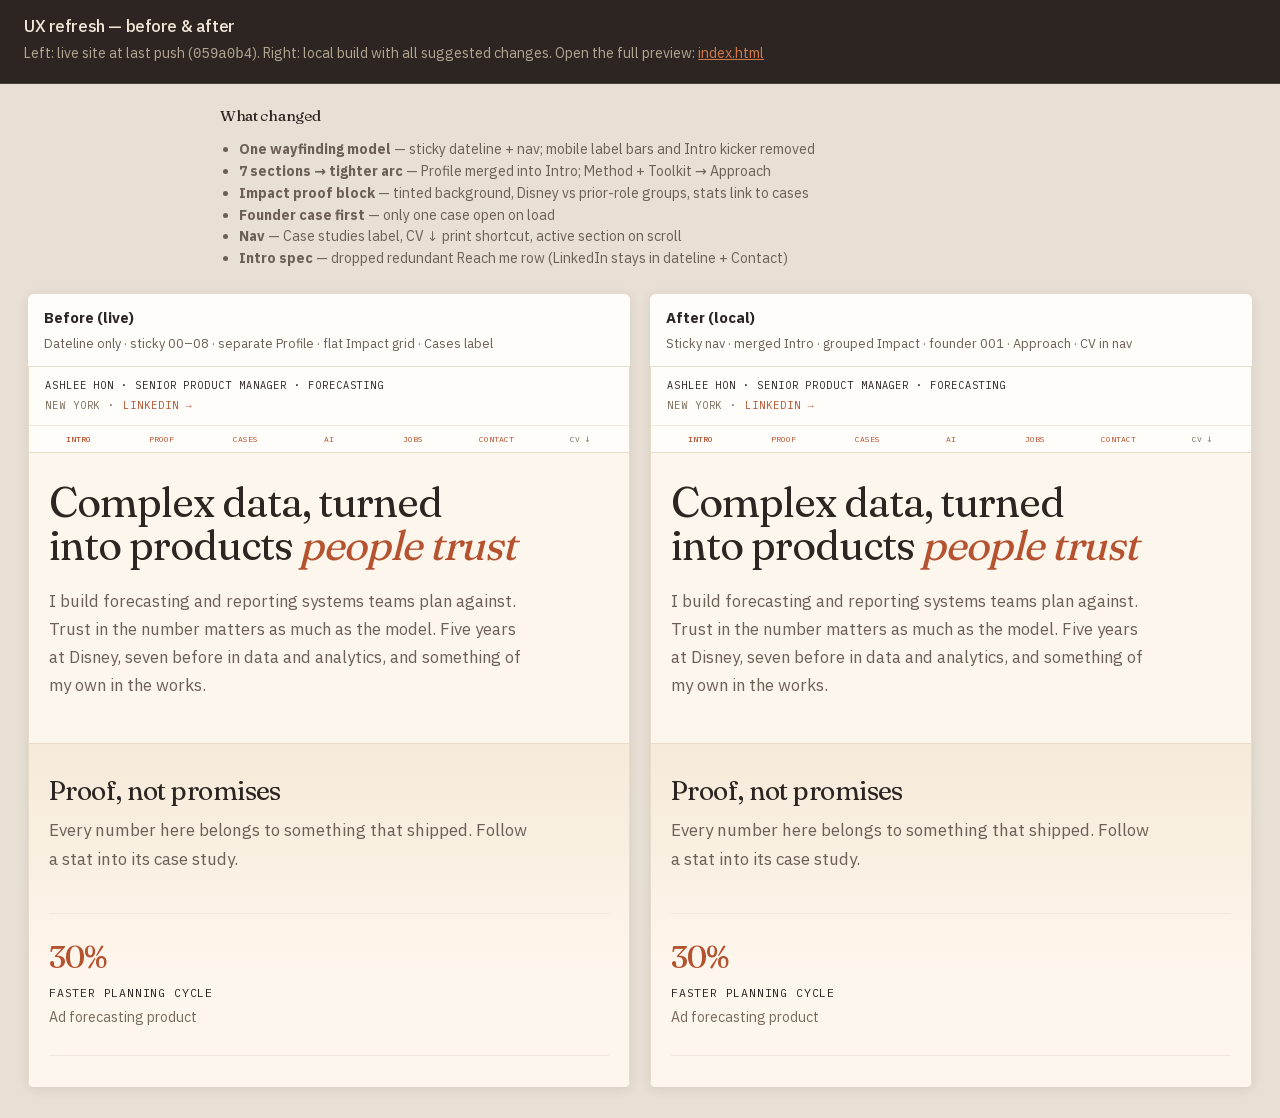
<file: mocks-refresh.html>
<!DOCTYPE html>
<html lang="en">
<head>
<meta charset="utf-8">
<meta name="viewport" content="width=device-width, initial-scale=1">
<title>UX refresh — before &amp; after</title>
<link rel="stylesheet" href="style.css">
<style>
  body.mocks { margin: 0; background: #e8e0d4; font-family: var(--body); color: var(--ink); }
  .mocks-header {
    position: sticky; top: 0; z-index: 30;
    padding: 1rem 1.5rem 1.1rem;
    background: #2c2521; color: #f1e7d8;
    border-bottom: 1px solid #4a4038;
  }
  .mocks-header h1 { margin: 0 0 0.35rem; font: 500 1.05rem/1.3 var(--body); }
  .mocks-header p { margin: 0; font-size: 0.88rem; line-height: 1.5; color: #b3a693; max-width: 56rem; }
  .mocks-header a { color: #d4794c; }
  .changes {
    max-width: 56rem; margin: 0 auto; padding: 1.5rem 1.75rem 0;
    display: grid; gap: 0.65rem;
  }
  .changes h2 { margin: 0 0 0.25rem; font-size: 0.95rem; }
  .changes ul { margin: 0; padding-left: 1.2rem; font-size: 0.88rem; line-height: 1.55; color: var(--ink-soft); }
  .compare {
    display: grid;
    grid-template-columns: 1fr 1fr;
    gap: 1.25rem;
    padding: 1.5rem 1.75rem 2rem;
    max-width: 96rem;
    margin: 0 auto;
  }
  .panel {
    background: #fff;
    border-radius: 6px;
    overflow: hidden;
    box-shadow: 0 2px 12px rgba(44, 37, 33, 0.1);
  }
  .panel-head {
    padding: 0.75rem 1rem;
    border-bottom: 1px solid var(--rule);
    background: var(--paper-lift);
  }
  .panel-head h3 { margin: 0; font-size: 0.92rem; }
  .panel-head p { margin: 0.3rem 0 0; font-size: 0.8rem; color: var(--ink-soft); line-height: 1.45; }
  .panel iframe {
    display: block;
    width: 100%;
    height: 720px;
    border: 0;
    background: var(--paper);
  }
  @media (max-width: 52rem) {
    .compare { grid-template-columns: 1fr; }
    .panel iframe { height: 560px; }
  }
</style>
</head>
<body class="mocks">

<header class="mocks-header">
  <h1>UX refresh — before &amp; after</h1>
  <p>Left: live site at last push (<code>059a0b4</code>). Right: local build with all suggested changes.
    Open the full preview: <a href="index.html">index.html</a></p>
</header>

<div class="changes">
  <h2>What changed</h2>
  <ul>
    <li><strong>One wayfinding model</strong> — sticky dateline + nav; mobile label bars and Intro kicker removed</li>
    <li><strong>7 sections → tighter arc</strong> — Profile merged into Intro; Method + Toolkit → Approach</li>
    <li><strong>Impact proof block</strong> — tinted background, Disney vs prior-role groups, stats link to cases</li>
    <li><strong>Founder case first</strong> — only one case open on load</li>
    <li><strong>Nav</strong> — Case studies label, CV ↓ print shortcut, active section on scroll</li>
    <li><strong>Intro spec</strong> — dropped redundant Reach me row (LinkedIn stays in dateline + Contact)</li>
  </ul>
</div>

<div class="compare">
  <div class="panel">
    <div class="panel-head">
      <h3>Before (live)</h3>
      <p>Dateline only · sticky 00–08 · separate Profile · flat Impact grid · Cases label</p>
    </div>
    <iframe src="https://ashleehon.github.io/" title="Live site before refresh" loading="lazy"></iframe>
  </div>
  <div class="panel">
    <div class="panel-head">
      <h3>After (local)</h3>
      <p>Sticky nav · merged Intro · grouped Impact · founder 001 · Approach · CV in nav</p>
    </div>
    <iframe src="index.html" title="Local refresh build"></iframe>
  </div>
</div>

</body>
</html>
</file>
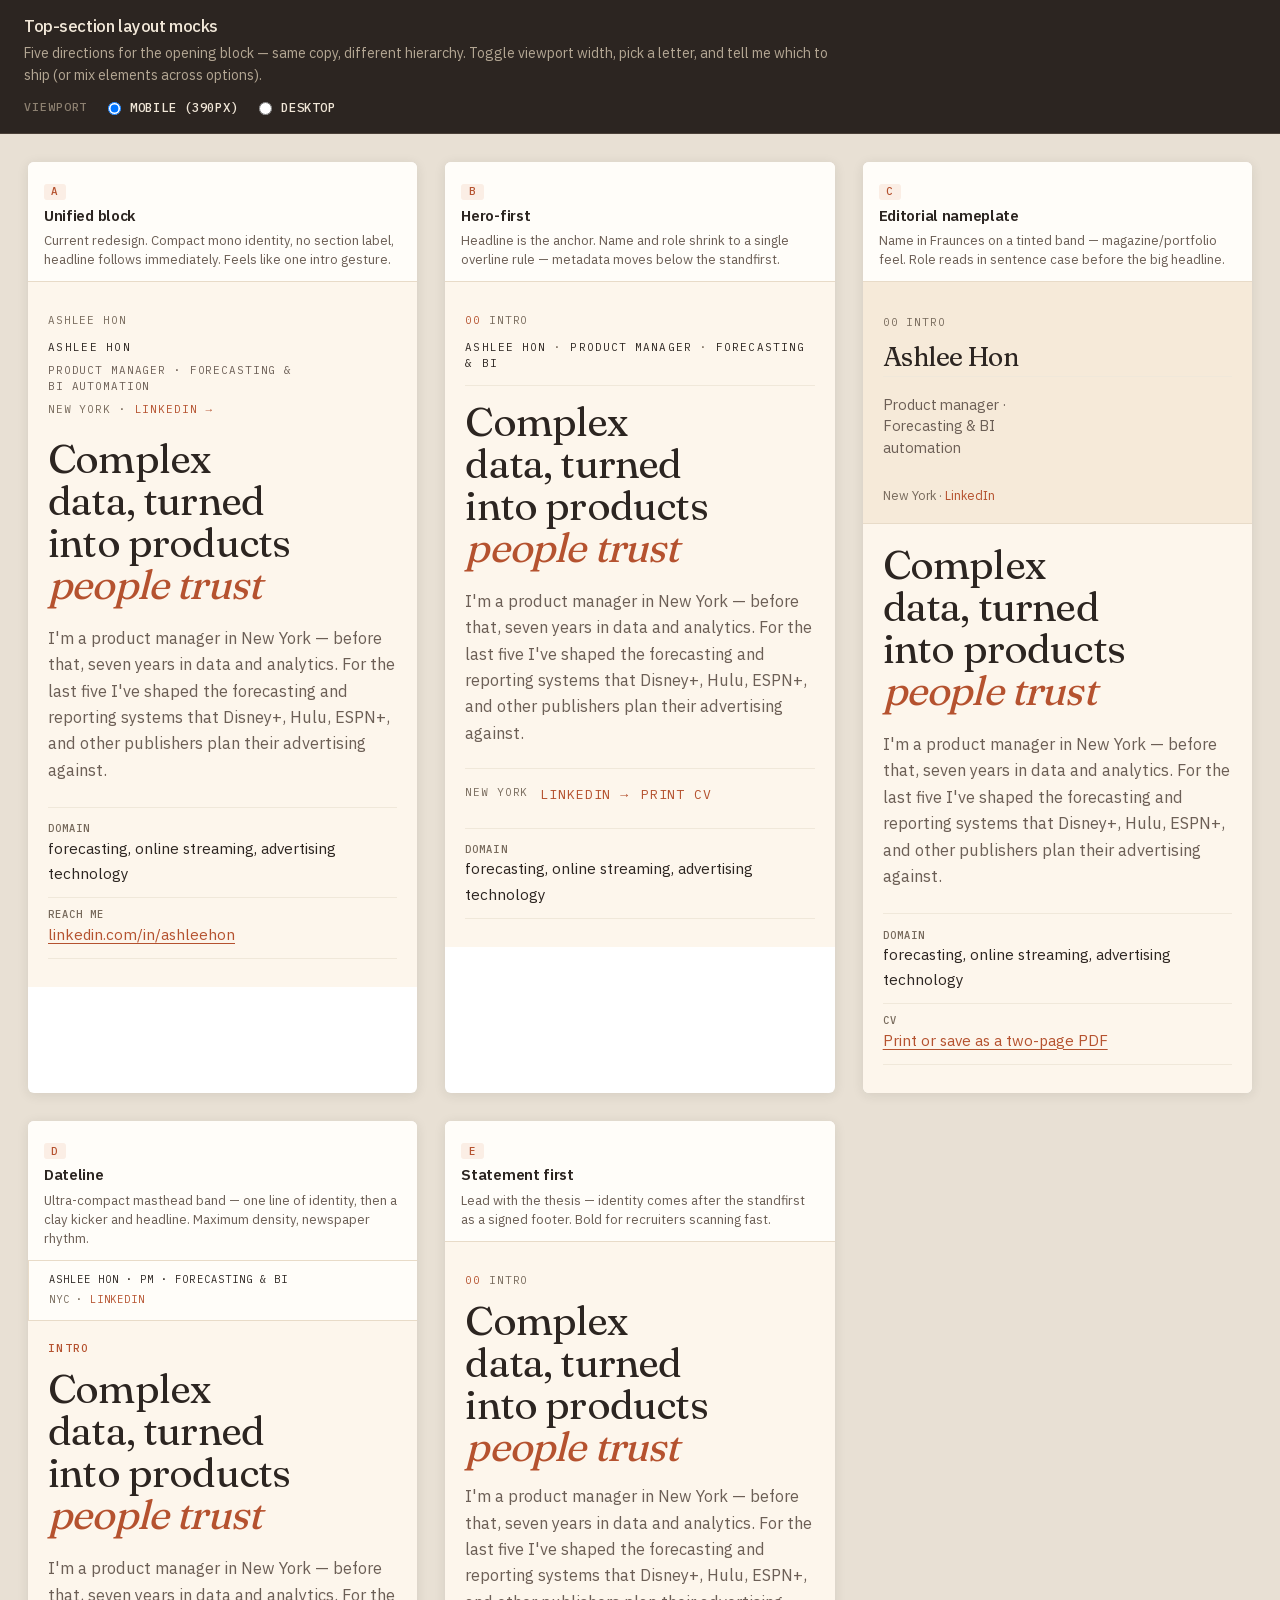
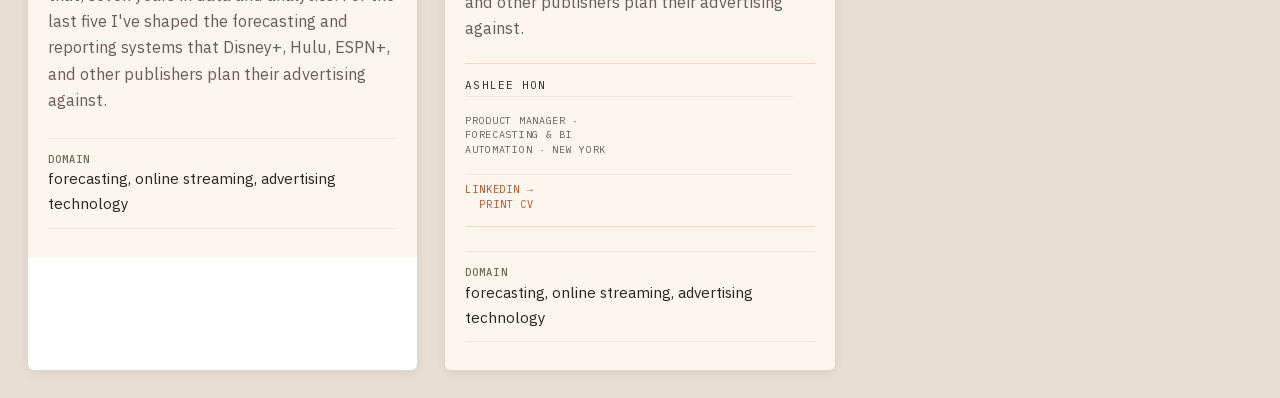
<file: mocks-top.html>
<!DOCTYPE html>
<html lang="en">
<head>
<meta charset="utf-8">
<meta name="viewport" content="width=device-width, initial-scale=1">
<title>Top-section mocks — Ashlee Hon</title>
<link rel="stylesheet" href="style.css">
<style>
  /* comparison shell only — not shipped to index */
  body.mocks {
    margin: 0;
    background: #e8e0d4;
    font-family: var(--body);
    color: var(--ink);
  }
  .mocks-header {
    position: sticky;
    top: 0;
    z-index: 20;
    padding: 1rem 1.5rem 1.1rem;
    background: #2c2521;
    color: #f1e7d8;
    border-bottom: 1px solid #4a4038;
  }
  .mocks-header h1 {
    margin: 0 0 0.35rem;
    font: 500 1.05rem/1.3 var(--body);
  }
  .mocks-header p {
    margin: 0;
    font-size: 0.88rem;
    line-height: 1.5;
    color: #b3a693;
    max-width: 52rem;
  }
  .mocks-controls {
    display: flex;
    flex-wrap: wrap;
    gap: 0.5rem 1rem;
    margin-top: 0.85rem;
    align-items: center;
  }
  .mocks-controls label {
    display: inline-flex;
    align-items: center;
    gap: 0.35rem;
    font: 500 0.78rem/1 var(--mono);
    letter-spacing: 0.06em;
    text-transform: uppercase;
    cursor: pointer;
  }
  .mocks-grid {
    display: grid;
    grid-template-columns: repeat(auto-fill, minmax(22rem, 1fr));
    gap: 1.75rem;
    padding: 1.75rem;
    max-width: 96rem;
    margin: 0 auto;
  }
  .mock-card {
    background: #fff;
    border-radius: 6px;
    overflow: hidden;
    box-shadow: 0 2px 12px rgba(44, 37, 33, 0.1);
  }
  .mock-card-head {
    padding: 0.85rem 1rem 0.75rem;
    border-bottom: 1px solid #e8dbc8;
    background: var(--paper-lift);
  }
  .mock-card-head h2 {
    margin: 0;
    font: 600 0.95rem/1.3 var(--body);
  }
  .mock-card-head p {
    margin: 0.35rem 0 0;
    font-size: 0.82rem;
    line-height: 1.45;
    color: var(--ink-soft);
  }
  .mock-card-head .tag {
    display: inline-block;
    margin-bottom: 0.4rem;
    padding: 0.15rem 0.45rem;
    background: var(--clay-lift);
    color: var(--clay);
    font: 500 0.68rem/1 var(--mono);
    letter-spacing: 0.08em;
    text-transform: uppercase;
    border-radius: 3px;
  }
  .mock-frame {
    background: var(--paper);
    overflow: hidden;
  }
  .mock-frame[data-w="mobile"] { width: 390px; max-width: 100%; margin: 0 auto; }
  .mock-frame[data-w="desktop"] { width: 100%; }

  /* shared mock tokens */
  .mock { --pad: 1.25rem; font-family: var(--body); color: var(--ink); }
  .mock a { color: var(--clay); text-decoration: none; }
  .mock a:hover { text-decoration: underline; text-underline-offset: 3px; }
  .mock .mono {
    font-family: var(--mono);
    font-size: 0.68rem;
    line-height: 1.45;
    letter-spacing: 0.08em;
    text-transform: uppercase;
    color: var(--ink-faint);
  }
  .mock h1 {
    margin: 0;
    font-family: var(--display);
    font-size: clamp(2rem, 9vw, 2.55rem);
    font-weight: 400;
    font-variation-settings: "SOFT" 25, "WONK" 1;
    line-height: 1.03;
    letter-spacing: -0.02em;
  }
  .mock h1 em { font-style: italic; color: var(--clay); }
  .mock .standfirst {
    margin: 1.25rem 0 0;
    font-size: 1.02rem;
    line-height: 1.62;
    color: var(--ink-soft);
  }
  .mock .spec {
    margin: 1.5rem 0 0;
    padding-top: 0.25rem;
    border-top: 1px solid var(--rule-soft);
  }
  .mock .spec div {
    display: grid;
    grid-template-columns: 1fr;
    gap: 0.12rem;
    padding: 0.7rem 0;
    border-bottom: 1px solid var(--rule-soft);
  }
  .mock .spec dt {
    font: 500 0.65rem/1 var(--mono);
    letter-spacing: 0.1em;
    text-transform: uppercase;
    color: var(--ink-faint);
  }
  .mock .spec dd { margin: 0; font-size: 0.95rem; }
  .mock .lnk { color: var(--clay); text-decoration: underline; text-underline-offset: 3px; background: none; border: 0; font: inherit; cursor: pointer; padding: 0; }

  /* A — Unified (current redesign direction) */
  .mock-a { padding: var(--pad); padding-bottom: 1.75rem; }
  .mock-a .id-name { margin: 0 0 0.45rem; color: var(--ink); letter-spacing: 0.12em; }
  .mock-a .id-role { margin: 0; color: var(--ink-soft); }
  .mock-a .id-meta { margin: 0.5rem 0 0; }
  .mock-a h1 { margin-top: 1.15rem; }

  /* B — Hero-first (headline leads, identity as overline) */
  .mock-b { padding: var(--pad); padding-bottom: 1.75rem; }
  .mock-b .overline {
    margin: 0 0 0.85rem;
    padding-bottom: 0.85rem;
    border-bottom: 1px solid var(--rule-soft);
    color: var(--ink);
    letter-spacing: 0.1em;
  }
  .mock-b .overline span { color: var(--ink-faint); }
  .mock-b h1 { max-width: none; }
  .mock-b .meta-row {
    display: flex;
    flex-wrap: wrap;
    gap: 0.35rem 0.75rem;
    margin-top: 1.35rem;
    padding-top: 1rem;
    border-top: 1px solid var(--rule-soft);
  }
  .mock-b .meta-row a { font-size: 0.82rem; }

  /* C — Editorial nameplate */
  .mock-c { padding: 0; padding-bottom: 1.75rem; }
  .mock-c .nameplate {
    padding: 1.35rem var(--pad) 1.1rem;
    background: var(--paper-deep);
    border-bottom: 1px solid var(--rule);
  }
  .mock-c .nameplate h2 {
    margin: 0;
    font-family: var(--display);
    font-size: 1.65rem;
    font-weight: 400;
    font-variation-settings: "SOFT" 30, "WONK" 0;
    letter-spacing: -0.02em;
    line-height: 1.1;
  }
  .mock-c .nameplate .role {
    margin: 0.35rem 0 0;
    font-size: 0.92rem;
    color: var(--ink-soft);
    line-height: 1.45;
  }
  .mock-c .nameplate .meta {
    margin: 0.65rem 0 0;
    font-size: 0.78rem;
    color: var(--ink-faint);
  }
  .mock-c .body { padding: 1.15rem var(--pad) 0; }

  /* D — Dateline (single compressed band) */
  .mock-d { padding: 0; padding-bottom: 1.75rem; }
  .mock-d .dateline {
    display: flex;
    flex-wrap: wrap;
    align-items: baseline;
    justify-content: space-between;
    gap: 0.35rem 1rem;
    padding: 0.75rem var(--pad);
    border-bottom: 1px solid var(--rule);
    background: var(--paper-lift);
  }
  .mock-d .dateline .who {
    margin: 0;
    color: var(--ink);
    letter-spacing: 0.1em;
    font-size: 0.64rem;
  }
  .mock-d .dateline .where {
    margin: 0;
    font-size: 0.64rem;
  }
  .mock-d .body { padding: 1.25rem var(--pad) 0; }
  .mock-d .kicker {
    margin: 0 0 0.65rem;
    color: var(--clay);
    font-weight: 500;
    letter-spacing: 0.12em;
  }

  /* E — Statement first (headline above identity) */
  .mock-e { padding: var(--pad); padding-bottom: 1.75rem; }
  .mock-e h1 { margin-bottom: 1rem; }
  .mock-e .standfirst { margin-top: 0; }
  .mock-e .identity-band {
    display: flex;
    flex-wrap: wrap;
    align-items: center;
    justify-content: space-between;
    gap: 0.5rem 1rem;
    margin-top: 1.35rem;
    padding: 0.85rem 0;
    border-top: 1px solid var(--rule);
    border-bottom: 1px solid var(--rule);
  }
  .mock-e .identity-band .who {
    margin: 0;
    color: var(--ink);
    letter-spacing: 0.1em;
  }
  .mock-e .identity-band .role {
    margin: 0.15rem 0 0;
    font-size: 0.62rem;
    color: var(--ink-soft);
    letter-spacing: 0.07em;
  }
  .mock-e .identity-band .links {
    margin: 0;
    font-size: 0.64rem;
    text-align: right;
  }

  /* desktop tweaks inside frames */
  .mock-frame[data-w="desktop"] .mock h1 {
    font-size: clamp(2.4rem, 4vw, 3.6rem);
    max-width: 18ch;
  }
  .mock-frame[data-w="desktop"] .mock-a,
  .mock-frame[data-w="desktop"] .mock-b,
  .mock-frame[data-w="desktop"] .mock-e {
    display: grid;
    grid-template-columns: 10rem 1fr;
    gap: 0;
    padding: 0;
  }
  .mock-frame[data-w="desktop"] .mock-a .sidebar,
  .mock-frame[data-w="desktop"] .mock-b .sidebar,
  .mock-frame[data-w="desktop"] .mock-e .sidebar {
    padding: 2rem 1.25rem;
    border-right: 1px solid var(--rule);
  }
  .mock-frame[data-w="desktop"] .mock-a .main,
  .mock-frame[data-w="desktop"] .mock-b .main,
  .mock-frame[data-w="desktop"] .mock-e .main {
    padding: 2.4rem 2.5rem 2.5rem;
  }
  .mock-frame[data-w="desktop"] .mock-a .id-name { display: none; }
  .mock-frame[data-w="desktop"] .mock-a .sidebar .mono { color: var(--ink); font-size: 0.7rem; letter-spacing: 0.1em; }
  .mock-frame[data-w="desktop"] .mock-b .overline { border: 0; padding: 0; margin: 0 0 1.25rem; }
  .mock-frame[data-w="desktop"] .mock-c .nameplate {
    display: grid;
    grid-template-columns: 10rem 1fr;
    align-items: end;
    gap: 1rem;
  }
  .mock-frame[data-w="desktop"] .mock-c .nameplate .side { color: var(--ink-faint); }
  .mock-frame[data-w="desktop"] .mock-c .body { padding: 2.4rem 2.5rem 0; }
  .mock-frame[data-w="desktop"] .mock-c .body h1 { max-width: 20ch; font-size: clamp(2.6rem, 4.5vw, 4.2rem); }
  .mock-frame[data-w="desktop"] .mock-d .body { padding: 2.4rem 2.5rem 0; }
  .mock-frame[data-w="desktop"] .mock-d .body h1 { max-width: 20ch; font-size: clamp(2.6rem, 4.5vw, 4.2rem); }
  .mock-frame[data-w="desktop"] .mock-e .identity-band { margin-top: 1.75rem; }

  @media (max-width: 40rem) {
    .mocks-grid { grid-template-columns: 1fr; padding: 1rem; }
  }
</style>
</head>
<body class="mocks">

<header class="mocks-header">
  <h1>Top-section layout mocks</h1>
  <p>Five directions for the opening block — same copy, different hierarchy. Toggle viewport width, pick a letter, and tell me which to ship (or mix elements across options).</p>
  <div class="mocks-controls">
    <span style="font:500 0.72rem/1 var(--mono);letter-spacing:0.08em;text-transform:uppercase;color:#8d8171">Viewport</span>
    <label><input type="radio" name="vp" value="mobile" checked> Mobile (390px)</label>
    <label><input type="radio" name="vp" value="desktop"> Desktop</label>
  </div>
</header>

<div class="mocks-grid">

  <!-- A -->
  <article class="mock-card">
    <div class="mock-card-head">
      <span class="tag">A</span>
      <h2>Unified block</h2>
      <p>Current redesign. Compact mono identity, no section label, headline follows immediately. Feels like one intro gesture.</p>
    </div>
    <div class="mock-frame" data-w="mobile">
      <div class="mock mock-a">
        <div class="sidebar"><p class="mono">Ashlee&nbsp;Hon</p></div>
        <div class="main">
          <p class="mono id-name">Ashlee&nbsp;Hon</p>
          <p class="mono id-role">Product Manager · Forecasting &amp; BI&nbsp;Automation</p>
          <p class="mono id-meta">New York · <a href="#">LinkedIn →</a></p>
          <h1>Complex data, turned into products <em>people trust</em></h1>
          <p class="standfirst">I'm a product manager in New York — before that, seven years in data and analytics. For the last five I've shaped the forecasting and reporting systems that Disney+, Hulu, ESPN+, and other publishers plan their advertising against.</p>
          <dl class="spec">
            <div><dt>Domain</dt><dd>forecasting, online streaming, advertising technology</dd></div>
            <div><dt>Reach me</dt><dd><a class="lnk" href="#">linkedin.com/in/ashleehon</a></dd></div>
          </dl>
        </div>
      </div>
    </div>
  </article>

  <!-- B -->
  <article class="mock-card">
    <div class="mock-card-head">
      <span class="tag">B</span>
      <h2>Hero-first</h2>
      <p>Headline is the anchor. Name and role shrink to a single overline rule — metadata moves below the standfirst.</p>
    </div>
    <div class="mock-frame" data-w="mobile">
      <div class="mock mock-b">
        <div class="sidebar"><p class="mono"><span style="color:var(--clay)">00</span> Intro</p></div>
        <div class="main">
          <p class="mono overline">Ashlee Hon <span>·</span> Product Manager <span>·</span> Forecasting &amp; BI</p>
          <h1>Complex data, turned into products <em>people trust</em></h1>
          <p class="standfirst">I'm a product manager in New York — before that, seven years in data and analytics. For the last five I've shaped the forecasting and reporting systems that Disney+, Hulu, ESPN+, and other publishers plan their advertising against.</p>
          <div class="meta-row mono">
            <span>New York</span>
            <a href="#">LinkedIn →</a>
            <a href="#">Print CV</a>
          </div>
          <dl class="spec">
            <div><dt>Domain</dt><dd>forecasting, online streaming, advertising technology</dd></div>
          </dl>
        </div>
      </div>
    </div>
  </article>

  <!-- C -->
  <article class="mock-card">
    <div class="mock-card-head">
      <span class="tag">C</span>
      <h2>Editorial nameplate</h2>
      <p>Name in Fraunces on a tinted band — magazine/portfolio feel. Role reads in sentence case before the big headline.</p>
    </div>
    <div class="mock-frame" data-w="mobile">
      <div class="mock mock-c">
        <div class="nameplate">
          <p class="mono side">00 Intro</p>
          <div>
            <h2>Ashlee Hon</h2>
            <p class="role">Product manager · Forecasting &amp; BI automation</p>
            <p class="meta">New York · <a href="#">LinkedIn</a></p>
          </div>
        </div>
        <div class="body">
          <h1>Complex data, turned into products <em>people trust</em></h1>
          <p class="standfirst">I'm a product manager in New York — before that, seven years in data and analytics. For the last five I've shaped the forecasting and reporting systems that Disney+, Hulu, ESPN+, and other publishers plan their advertising against.</p>
          <dl class="spec">
            <div><dt>Domain</dt><dd>forecasting, online streaming, advertising technology</dd></div>
            <div><dt>CV</dt><dd><button class="lnk" type="button">Print or save as a two-page PDF</button></dd></div>
          </dl>
        </div>
      </div>
    </div>
  </article>

  <!-- D -->
  <article class="mock-card">
    <div class="mock-card-head">
      <span class="tag">D</span>
      <h2>Dateline</h2>
      <p>Ultra-compact masthead band — one line of identity, then a clay kicker and headline. Maximum density, newspaper rhythm.</p>
    </div>
    <div class="mock-frame" data-w="mobile">
      <div class="mock mock-d">
        <div class="dateline">
          <p class="mono who">Ashlee Hon · PM · Forecasting &amp; BI</p>
          <p class="mono where">NYC · <a href="#">LinkedIn</a></p>
        </div>
        <div class="body">
          <p class="mono kicker">Intro</p>
          <h1>Complex data, turned into products <em>people trust</em></h1>
          <p class="standfirst">I'm a product manager in New York — before that, seven years in data and analytics. For the last five I've shaped the forecasting and reporting systems that Disney+, Hulu, ESPN+, and other publishers plan their advertising against.</p>
          <dl class="spec">
            <div><dt>Domain</dt><dd>forecasting, online streaming, advertising technology</dd></div>
          </dl>
        </div>
      </div>
    </div>
  </article>

  <!-- E -->
  <article class="mock-card">
    <div class="mock-card-head">
      <span class="tag">E</span>
      <h2>Statement first</h2>
      <p>Lead with the thesis — identity comes after the standfirst as a signed footer. Bold for recruiters scanning fast.</p>
    </div>
    <div class="mock-frame" data-w="mobile">
      <div class="mock mock-e">
        <div class="sidebar"><p class="mono"><span style="color:var(--clay)">00</span> Intro</p></div>
        <div class="main">
          <h1>Complex data, turned into products <em>people trust</em></h1>
          <p class="standfirst">I'm a product manager in New York — before that, seven years in data and analytics. For the last five I've shaped the forecasting and reporting systems that Disney+, Hulu, ESPN+, and other publishers plan their advertising against.</p>
          <div class="identity-band">
            <div>
              <p class="mono who">Ashlee Hon</p>
              <p class="mono role">Product Manager · Forecasting &amp; BI Automation · New York</p>
            </div>
            <p class="mono links"><a href="#">LinkedIn →</a><br><a href="#">Print CV</a></p>
          </div>
          <dl class="spec">
            <div><dt>Domain</dt><dd>forecasting, online streaming, advertising technology</dd></div>
          </dl>
        </div>
      </div>
    </div>
  </article>

</div>

<script>
  document.querySelectorAll('input[name="vp"]').forEach(function (input) {
    input.addEventListener('change', function () {
      document.querySelectorAll('.mock-frame').forEach(function (frame) {
        frame.dataset.w = input.value;
      });
    });
  });
</script>
</body>
</html>
</file>
<file: style.css>
/* ---------------------------------------------------------------------------
   Fonts are served from this repo rather than a CDN. A third party font host
   sees every visitor's IP and referrer, and adds a second connection before
   any text can paint; neither is worth it for two families.

   Two, not three: the body and the labels are both IBM Plex, so the page runs
   on one superfamily plus Fraunces for display. Plex Sans also has a taller
   x-height and a plainer texture than the Karla it replaces, which matters
   here because most of the words on this page are set small.
   --------------------------------------------------------------------------- */

@font-face {
  font-family: "Fraunces";
  font-style: normal;
  font-weight: 300 800;
  font-display: swap;
  src: url("fonts/fraunces-latin-300_800.woff2") format("woff2");
  unicode-range: U+0000-00FF, U+0131, U+0152-0153, U+02BB-02BC, U+02C6, U+02DA,
    U+02DC, U+0304, U+0308, U+0329, U+2000-206F, U+20AC, U+2122, U+2191, U+2193,
    U+2212, U+2215, U+FEFF, U+FFFD;
}
@font-face {
  font-family: "Fraunces";
  font-style: normal;
  font-weight: 300 800;
  font-display: swap;
  src: url("fonts/fraunces-latin-ext-300_800.woff2") format("woff2");
  unicode-range: U+0100-02BA, U+02BD-02C5, U+02C7-02CC, U+02CE-02D7, U+02DD-02FF,
    U+0304, U+0308, U+0329, U+1D00-1DBF, U+1E00-1E9F, U+1EF2-1EFF, U+2020,
    U+20A0-20AB, U+20AD-20C0, U+2113, U+2C60-2C7F, U+A720-A7FF;
}

@font-face {
  font-family: "IBM Plex Sans";
  font-style: normal;
  font-weight: 100 700;
  font-display: swap;
  src: url("fonts/plexsans-latin-100_700.woff2") format("woff2");
  unicode-range: U+0000-00FF, U+0131, U+0152-0153, U+02BB-02BC, U+02C6, U+02DA,
    U+02DC, U+0304, U+0308, U+0329, U+2000-206F, U+20AC, U+2122, U+2191, U+2193,
    U+2212, U+2215, U+FEFF, U+FFFD;
}
@font-face {
  font-family: "IBM Plex Sans";
  font-style: normal;
  font-weight: 100 700;
  font-display: swap;
  src: url("fonts/plexsans-latin-ext-100_700.woff2") format("woff2");
  unicode-range: U+0100-02BA, U+02BD-02C5, U+02C7-02CC, U+02CE-02D7, U+02DD-02FF,
    U+0304, U+0308, U+0329, U+1D00-1DBF, U+1E00-1E9F, U+1EF2-1EFF, U+2020,
    U+20A0-20AB, U+20AD-20C0, U+2113, U+2C60-2C7F, U+A720-A7FF;
}

@font-face {
  font-family: "IBM Plex Mono";
  font-style: normal;
  font-weight: 400;
  font-display: swap;
  src: url("fonts/plexmono-latin-400.woff2") format("woff2");
  unicode-range: U+0000-00FF, U+0131, U+0152-0153, U+02BB-02BC, U+02C6, U+02DA,
    U+02DC, U+0304, U+0308, U+0329, U+2000-206F, U+20AC, U+2122, U+2191, U+2193,
    U+2212, U+2215, U+FEFF, U+FFFD;
}
@font-face {
  font-family: "IBM Plex Mono";
  font-style: normal;
  font-weight: 400;
  font-display: swap;
  src: url("fonts/plexmono-latin-ext-400.woff2") format("woff2");
  unicode-range: U+0100-02BA, U+02BD-02C5, U+02C7-02CC, U+02CE-02D7, U+02DD-02FF,
    U+0304, U+0308, U+0329, U+1D00-1DBF, U+1E00-1E9F, U+1EF2-1EFF, U+2020,
    U+20A0-20AB, U+20AD-20C0, U+2113, U+2C60-2C7F, U+A720-A7FF;
}
@font-face {
  font-family: "IBM Plex Mono";
  font-style: normal;
  font-weight: 500;
  font-display: swap;
  src: url("fonts/plexmono-latin-500.woff2") format("woff2");
  unicode-range: U+0000-00FF, U+0131, U+0152-0153, U+02BB-02BC, U+02C6, U+02DA,
    U+02DC, U+0304, U+0308, U+0329, U+2000-206F, U+20AC, U+2122, U+2191, U+2193,
    U+2212, U+2215, U+FEFF, U+FFFD;
}
@font-face {
  font-family: "IBM Plex Mono";
  font-style: normal;
  font-weight: 500;
  font-display: swap;
  src: url("fonts/plexmono-latin-ext-500.woff2") format("woff2");
  unicode-range: U+0100-02BA, U+02BD-02C5, U+02C7-02CC, U+02CE-02D7, U+02DD-02FF,
    U+0304, U+0308, U+0329, U+1D00-1DBF, U+1E00-1E9F, U+1EF2-1EFF, U+2020,
    U+20A0-20AB, U+20AD-20C0, U+2113, U+2C60-2C7F, U+A720-A7FF;
}

/* ---------------------------------------------------------------------------
   Palette: slip cream, clay, celadon — with clay in the primary role it holds
   in the ceramic swatches. Clay takes the type accents: headline italics,
   links, section indices, the button. Celadon appears on every second figure.
   Rules are the template's bone, and stay out of the accent conversation.

   Neither accent is the sole carrier of anything. Links are underlined as
   well as coloured, and the figures alternate for rhythm rather than meaning,
   so a reader who cannot separate the two loses nothing.

   --ink-faint runs a shade darker than the swatch it comes from because it
   lands on 11px uppercase labels, where the original reached only 3.0 against
   this paper. Celadon stays true at #77947c: it appears on display-size
   figures only, where 3.1 is enough.
   --------------------------------------------------------------------------- */

:root {
  --ink: #2c2521;
  --ink-soft: #6c5f56;
  --ink-faint: #776a5c;
  --paper: #fdf6ec;
  --paper-lift: #fffdf9;
  --paper-deep: #f6ead9;
  --rule: #e8dbc8;
  --rule-soft: #f0e8da;
  --green: #77947c;
  --clay: #b5522f;
  --clay-lift: #fbeee5;

  --display: "Fraunces", ui-serif, Georgia, "Times New Roman", serif;
  --body: "IBM Plex Sans", ui-sans-serif, system-ui, -apple-system, sans-serif;
  --mono: "IBM Plex Mono", ui-monospace, "SF Mono", Menlo, monospace;

  --gutter: 10rem;
  --site-head: 5rem;
}

@media (prefers-color-scheme: dark) {
  :root {
    --ink: #f1e7d8;
    --ink-soft: #b3a693;
    --ink-faint: #8d8171;
    --paper: #16130e;
    --paper-lift: #1e1a13;
    --paper-deep: #201b14;
    --rule: #382f23;
    --rule-soft: #2c251b;
    --green: #8dbd9c;
    --clay: #d4794c;
    --clay-lift: #2a1c13;
  }
}

*, *::before, *::after { box-sizing: border-box; }

html { -webkit-text-size-adjust: 100%; }

body {
  margin: 0;
  background: var(--paper);
  color: var(--ink);
  font: 400 1.0625rem/1.65 var(--body);
  -webkit-font-smoothing: antialiased;
  text-rendering: optimizeLegibility;
}

a { color: inherit; }

:focus-visible {
  outline: 2px solid var(--clay);
  outline-offset: 3px;
}

.skip {
  position: absolute;
  left: -9999px;
  top: 0;
  z-index: 10;
  padding: 0.7rem 1.1rem;
  background: var(--clay);
  color: var(--paper-lift);
  font: 500 0.8rem/1 var(--mono);
  text-decoration: none;
}
.skip:focus { left: 0; }

.mono {
  font-family: var(--mono);
  font-size: 0.7rem;
  line-height: 1.5;
  font-weight: 400;
  letter-spacing: 0.1em;
  text-transform: uppercase;
  color: var(--ink-faint);
}

/* ---------------------------------------------------------------------------
   The page is one ruled sheet: a narrow column of section labels on the left,
   content on the right. Each block draws its own two columns at the same
   widths rather than inheriting a subgrid, which keeps the rules aligned
   without depending on subgrid support.
   --------------------------------------------------------------------------- */

.grid {
  position: relative;
  max-width: 74rem;
  margin: 0 auto;
  /* Closed on three sides. The top is left open because the masthead is the
     page's own edge, and a rule above it would read as a frame around the name
     rather than the start of the grid. */
  border: 1px solid var(--rule);
  border-top: 0;
}

.block {
  display: grid;
  grid-template-columns: var(--gutter) 1fr;
}

.block { border-top: 1px solid var(--rule); }

/* The label sticks to the top of the viewport for as long as its section lasts,
   which is what turns 00–07 from ornament into a position indicator on a page
   this long. It needs no background: nothing else occupies its column.

   The rule dividing the two columns therefore belongs to the content, not the
   label — a sticky element shrinks to its own height and would have taken a
   full-height border with it. */
.block > .label {
  position: sticky;
  top: var(--site-head);
  align-self: start;
  margin: 0;
  padding: 2.4rem 1.25rem;
}

.block[id] { scroll-margin-top: calc(var(--site-head) + 0.75rem); }
.case[id] { scroll-margin-top: calc(var(--site-head) + 0.75rem); }

/* ---------------------------------------------------------------------------
   Wobbling rules removed — borders stay visible CSS at rest.
   --------------------------------------------------------------------------- */

.block > .content {
  min-width: 0;
  padding: 2.4rem 2.75rem 3.25rem;
  border-left: 1px solid var(--rule);
}

.block:not(.hero) > .content {
  background: linear-gradient(180deg, var(--paper-deep) 0%, var(--paper) 14rem);
}

.label .idx { display: block; color: var(--clay); font-weight: 500; }
.label .nm { display: block; margin-top: 0.5rem; }

/* ---------- dateline masthead ---------- */

.masthead {
  display: grid;
  grid-template-columns: var(--gutter) 1fr;
  grid-template-rows: auto auto;
  position: sticky;
  top: 0;
  z-index: 20;
  border-bottom: 1px solid var(--rule);
  background: var(--paper-lift);
}

.masthead-name {
  grid-column: 1;
  grid-row: 1;
  display: flex;
  flex-direction: column;
  gap: 0.12rem;
  height: 0;
  min-height: 0;
  align-self: start;
  overflow: visible;
  margin: 0;
  padding: 0.85rem 1.25rem 0;
  font-size: 0.82rem;
  line-height: 1.05;
  letter-spacing: 0.08em;
  text-transform: uppercase;
  color: var(--ink);
}

.masthead-name-line { display: block; }

.dateline-name-mobile { display: none; }

.dateline {
  grid-column: 2;
  grid-row: 1;
  display: flex;
  flex-wrap: wrap;
  align-items: baseline;
  justify-content: space-between;
  gap: 0.4rem 1.25rem;
  margin: 0;
  padding: 0.85rem 2.75rem 0.8rem;
  background: var(--paper-lift);
  border-left: 1px solid var(--rule);
  border-bottom: 1px solid var(--rule-soft);
  min-width: 0;
}

.section-nav {
  grid-column: 2;
  grid-row: 2;
  display: flex;
  flex-wrap: nowrap;
  align-items: center;
  justify-content: space-between;
  gap: 0;
  min-width: 0;
  max-width: 100%;
  margin: 0;
  padding: 0.5rem 2.75rem 0.55rem;
  border-left: 1px solid var(--rule);
  background: var(--paper-lift);
  font-family: var(--mono);
  font-size: 0.62rem;
  line-height: 1.5;
  font-weight: 400;
  letter-spacing: 0.06em;
  text-transform: uppercase;
  color: var(--ink-faint);
  overflow-x: auto;
  -webkit-overflow-scrolling: touch;
  scrollbar-width: none;
}
.section-nav::-webkit-scrollbar { display: none; }

.section-nav a,
.nav-cv {
  flex-shrink: 0;
  white-space: nowrap;
}

.section-nav a {
  color: var(--ink-faint);
  text-decoration: none;
}
.section-nav a:hover,
.section-nav a.is-here {
  color: var(--clay);
  text-decoration: none;
}
.section-nav a.is-here { font-weight: 500; }

.nav-cv {
  margin: 0;
  padding: 0;
  border: 0;
  background: none;
  font: inherit;
  font-family: inherit;
  font-size: inherit;
  line-height: inherit;
  letter-spacing: inherit;
  text-transform: inherit;
  color: var(--ink-faint);
  cursor: pointer;
  appearance: none;
  -webkit-appearance: none;
}
.nav-cv:hover { color: var(--clay); }

.dateline-who,
.dateline-where {
  margin: 0;
  font-size: 0.64rem;
  line-height: 1.45;
  letter-spacing: 0.09em;
  text-transform: uppercase;
}

.dateline-who { color: var(--ink); }

.dateline-where {
  display: flex;
  flex-wrap: wrap;
  align-items: baseline;
  gap: 0.35rem 0.5rem;
}

.dateline-sep { color: var(--ink-faint); }
.masthead a { text-decoration: none; color: var(--clay); }
.masthead a:hover { text-decoration: underline; text-underline-offset: 3px; }

/* ---------- hero ---------- */

.hero { border-top: 0; }
.hero > .content { padding-top: 2.4rem; padding-bottom: 4.5rem; }

h1 {
  margin: 0;
  max-width: 25ch;
  font-family: var(--display);
  font-size: clamp(2.4rem, 6.2vw, 4.7rem);
  font-weight: 400;
  font-variation-settings: "SOFT" 25, "WONK" 1;
  line-height: 1.03;
  letter-spacing: -0.025em;
  text-wrap: balance;
}
h1 em {
  font-style: italic;
  color: var(--clay);
}

.standfirst {
  margin: 2.25rem 0 0;
  max-width: 48ch;
  font-size: 1.15rem;
  color: var(--ink-soft);
}

/* ---------- shared headings ---------- */

h2 {
  margin: 0 0 0.7rem;
  font-family: var(--display);
  font-size: clamp(1.65rem, 3vw, 2.4rem);
  font-weight: 400;
  font-variation-settings: "SOFT" 25;
  line-height: 1.1;
  letter-spacing: -0.02em;
}
h2 em { font-style: italic; color: var(--clay); }

.deck {
  margin: 0 0 2.5rem;
  max-width: 48ch;
  color: var(--ink-soft);
}

/* ---------- figures ---------- */

.figure-groups { margin: 0; }

.figure-group + .figure-group {
  margin-top: 2rem;
  padding-top: 1.75rem;
  border-top: 1px solid var(--rule-soft);
}

.figure-group-label {
  margin: 0 0 0.85rem;
  font-size: 0.62rem;
  letter-spacing: 0.1em;
  text-transform: uppercase;
  color: var(--ink-faint);
}

.figures {
  display: grid;
  grid-template-columns: repeat(3, 1fr);
  border-top: 1px solid var(--rule-soft);
}
.figures-4 { grid-template-columns: repeat(2, 1fr); }
.figures-4 > div:nth-child(2n+1) { padding-left: 0; border-left: 0; }
.figures-4 > div:nth-child(1) .figure,
.figures-4 > div:nth-child(4) .figure { color: var(--clay); }
.figures-4 > div:nth-child(2) .figure,
.figures-4 > div:nth-child(3) .figure { color: var(--green); }

.figure-link {
  display: block;
  color: inherit;
  text-decoration: none;
  transition: opacity 0.15s;
}
.figure-link:hover { opacity: 0.82; }
.figure-link:hover .figure { color: var(--clay); }
.figure-link:focus-visible {
  outline: 2px solid var(--clay);
  outline-offset: 4px;
}
.figures > div {
  padding: 1.7rem 1.5rem 1.6rem 0;
  border-bottom: 1px solid var(--rule-soft);
}
.figures > div + div {
  padding-left: 1.5rem;
  border-left: 1px solid var(--rule-soft);
}
.figures:not(.figures-4) > div:nth-child(3n+1) {
  padding-left: 0;
  border-left: 0;
}
.figure {
  display: block;
  font-family: var(--display);
  font-size: clamp(2rem, 3.6vw, 2.85rem);
  font-weight: 400;
  font-variation-settings: "SOFT" 30;
  line-height: 1;
  letter-spacing: -0.03em;
  font-variant-numeric: tabular-nums;
  color: var(--clay);
}
.figure-label {
  display: block;
  margin-top: 0.7rem;
  font: 400 0.72rem/1.5 var(--mono);
  letter-spacing: 0.07em;
  text-transform: uppercase;
}
.figure-src {
  display: block;
  margin-top: 0.3rem;
  font-size: 0.88rem;
  color: var(--ink-faint);
}

/* ---------- case studies ---------- */

.case { border-top: 1px solid var(--rule-soft); }
.case:last-child { border-bottom: 1px solid var(--rule-soft); }

.case summary {
  display: grid;
  grid-template-columns: 3.4rem 1fr 11.5rem 1.1rem;
  align-items: baseline;
  gap: 1.25rem;
  padding: 1.45rem 0;
  list-style: none;
  cursor: pointer;
}
.case summary::-webkit-details-marker { display: none; }

.case .num { letter-spacing: 0.08em; }
.case[open] .num,
.case summary:hover .num { color: var(--clay); }

.case h3 {
  margin: 0;
  font-family: var(--display);
  font-size: clamp(1.12rem, 2vw, 1.45rem);
  font-weight: 400;
  font-variation-settings: "SOFT" 25;
  line-height: 1.22;
  letter-spacing: -0.015em;
  transition: color 0.2s;
}
.case summary:hover h3 { color: var(--clay); }

/* The outcome rides on the closed row. Five of the six cases are shut when the
   page loads, so whatever sits here is all a scanner gets — an employer name
   repeated down the column was the least it could have been. */
.case .stat { text-align: right; }
.case .stat b { font-weight: 500; color: var(--clay); }

.case .plus {
  position: relative;
  align-self: center;
  width: 1.1rem;
  height: 1.1rem;
}
.case .plus::before,
.case .plus::after {
  content: "";
  position: absolute;
  inset: 50% 0 auto;
  height: 1px;
  background: var(--ink-faint);
  transition: transform 0.22s, background 0.2s;
}
.case .plus::after { transform: rotate(90deg); }
.case[open] .plus::after { transform: rotate(0deg); }
.case[open] .plus::before,
.case[open] .plus::after { background: var(--clay); }

.case-body {
  display: grid;
  grid-template-columns: 3.4rem 1fr;
  gap: 1.25rem;
  padding: 0 0 1.9rem;
}
.case-body p { margin: 0; max-width: 58ch; color: var(--ink-soft); }

/* Where the work happened. It lives inside the case rather than on the closed
   row, so it reads once, to a reader who has already chosen to open it. */
.case-body .where {
  margin-bottom: 0.7rem;
  letter-spacing: 0.09em;
}

/* ---------- method ---------- */

.principles {
  display: grid;
  grid-template-columns: repeat(2, 1fr);
  column-gap: 3rem;
}
.principles > div {
  padding: 1.5rem 0;
  border-top: 1px solid var(--rule-soft);
}
.principles .idx {
  display: block;
  margin-bottom: 0.6rem;
  color: var(--clay);
}
.principles h3 {
  margin: 0 0 0.45rem;
  font-family: var(--display);
  font-size: 1.12rem;
  font-weight: 500;
  font-variation-settings: "SOFT" 25;
  line-height: 1.28;
  letter-spacing: -0.015em;
}
.principles p { margin: 0; font-size: 0.97rem; color: var(--ink-soft); }

/* ---------- toolkit ---------- */

.toolkit { margin: 0; border-top: 1px solid var(--rule-soft); }
.toolkit div {
  display: grid;
  grid-template-columns: 8.5rem 1fr;
  gap: 0.25rem 1.5rem;
  padding: 1rem 0;
  border-bottom: 1px solid var(--rule-soft);
}
.toolkit dt {
  font: 400 0.7rem/1.9 var(--mono);
  letter-spacing: 0.1em;
  text-transform: uppercase;
  color: var(--clay);
}
.toolkit dd {
  margin: 0;
  max-width: 58ch;
  font-size: 0.99rem;
  color: var(--ink-soft);
}

.toolkit-head {
  margin: 2.75rem 0 0.25rem;
  font-family: var(--display);
  font-size: clamp(1.35rem, 2.2vw, 1.65rem);
  font-weight: 400;
  font-variation-settings: "SOFT" 25;
  line-height: 1.15;
  letter-spacing: -0.015em;
}

#approach .toolkit { margin-top: 0.5rem; }

/* ---------- record ---------- */

.roles { margin-top: 2.25rem; }
.role {
  display: grid;
  grid-template-columns: 9.5rem 1fr 8rem;
  gap: 0.15rem 1.5rem;
  align-items: center;
  min-height: calc(2.1rem + 2lh + 0.1rem);
  padding: 1.05rem 0;
  border-top: 1px solid var(--rule-soft);
}
.role:last-child { border-bottom: 1px solid var(--rule-soft); }
.role .org { font-weight: 600; letter-spacing: -0.01em; }
.role .title { font-size: 0.99rem; color: var(--ink-soft); }
.role .when {
  text-align: right;
  letter-spacing: 0.06em;
  font-variant-numeric: tabular-nums;
}

.role-education .when {
  display: flex;
  flex-direction: column;
  align-items: flex-end;
  gap: 0.1rem;
  color: var(--ink-soft);
}

.title .degrees { color: var(--ink-faint); }

/* ---------- contact ---------- */

.outro > .content { padding-bottom: 4rem; }
.outro h2 { max-width: 24ch; font-size: clamp(1.9rem, 4.4vw, 3.2rem); }

.btn {
  display: inline-flex;
  align-items: center;
  margin-top: 2rem;
  padding: 0.9rem 1.5rem;
  background: var(--clay);
  color: var(--paper-lift);
  font: 500 0.8rem/1 var(--mono);
  letter-spacing: 0.09em;
  text-transform: uppercase;
  text-decoration: none;
  transition: transform 0.18s, opacity 0.18s;
}
.btn:hover { transform: translateY(-2px); opacity: 0.92; }

/* ---------- narrow screens ---------- */

@media (max-width: 56rem) {
  :root {
    --gutter: 0;
    --site-head: 6.75rem;
  }

  .grid {
    width: 100%;
    max-width: 100%;
  }

  .masthead {
    display: block;
    width: 100%;
    position: sticky;
    top: 0;
    z-index: 20;
  }

  .masthead-name { display: none; }

  .dateline-name-mobile { display: inline; }

  .dateline {
    flex-direction: column;
    align-items: flex-start;
    gap: 0.35rem;
    padding: 0.75rem 1rem 0.7rem;
    border-left: 0;
  }

  .section-nav {
    display: grid;
    grid-template-columns: repeat(7, minmax(0, 1fr));
    width: 100%;
    max-width: 100%;
    padding: 0.4rem 0.45rem 0.46rem;
    gap: 0;
    font-size: clamp(0.44rem, 2.2vw, 0.5rem);
    letter-spacing: 0;
    border-left: 0;
    overflow-x: visible;
  }

  .section-nav a,
  .nav-cv {
    justify-self: center;
    text-align: center;
    min-width: 0;
    max-width: 100%;
  }

  .block { grid-template-columns: 1fr; }

  /* Wayfinding is the sticky nav; section label bars add noise on small screens. */
  .block > .label { display: none; }

  .block > .content { border-left: 0; }

  .block > .content { padding: 2rem 1.25rem 2.75rem; }

  .hero > .content {
    padding-top: 1.75rem;
    padding-bottom: 2.75rem;
  }

  .figures, .figures-4 { grid-template-columns: 1fr; }
  .figures > div + div { padding-left: 0; border-left: 0; }
  .figures > div { padding-right: 0; }

  /* Single column: alternate by row. Desktop keeps the 2×2 checkerboard instead. */
  .figures-4 > div:nth-child(odd) .figure { color: var(--clay); }
  .figures-4 > div:nth-child(even) .figure { color: var(--green); }

  h1 { max-width: none; font-size: clamp(2rem, 9vw, 2.6rem); }
  .standfirst { margin-top: 1.35rem; font-size: 1.05rem; }

  .toolkit div, .role { grid-template-columns: 1fr; }
  .role { gap: 0.2rem; min-height: auto; align-items: start; }
  .role .when { text-align: left; }
  .role-education .when { align-items: flex-start; }

  /* No room for the outcome beside the title, and it is too much of the point
     to drop, so it takes its own line under it. */
  .case summary {
    grid-template-columns: 2.2rem 1fr 1.1rem;
    row-gap: 0.35rem;
    padding: 1.25rem 0;
  }
  .case .num { grid-area: 1 / 1; align-self: start; padding-top: 0.15rem; }
  .case summary h3 {
    grid-area: 1 / 2;
    font-size: clamp(1.05rem, 4.6vw, 1.35rem);
    line-height: 1.28;
  }
  .case .plus { grid-area: 1 / 3; align-self: start; }
  .case .stat {
    grid-area: 2 / 2 / auto / 4;
    text-align: left;
    font-size: 0.65rem;
    letter-spacing: 0.05em;
    line-height: 1.4;
  }
  .case-body { grid-template-columns: 1fr; }
}

@media (prefers-reduced-motion: reduce) {
  *, *::before, *::after {
    transition-duration: 0.01ms !important;
    animation-duration: 0.01ms !important;
  }
}

/* ---------------------------------------------------------------------------
   Print. A CV is printed and PDF'd more often than a site like this is
   browsed, so this is a real output rather than an afterthought: light ink on
   white whatever the reader's colour scheme, every collapsed case study forced
   open (otherwise the page prints with most of its content missing), and no
   entry allowed to split across a page break.
   --------------------------------------------------------------------------- */

@media print {
  :root {
    --ink: #000;
    --ink-soft: #1c1c1c;
    --ink-faint: #555;
    --paper: #fff;
    --paper-lift: #fff;
    --paper-deep: #fff;
    --rule: #b6b6b6;
    --rule-soft: #d2d2d2;
    --green: #000;
    --clay: #000;
    --clay-lift: #fff;
    --gutter: 0;
  }

  @page { margin: 13mm; }

  /* Plex Sans sets wider than the Karla it replaced, and every case now carries
     a provenance line, so the two-page fit is tighter than it was. */
  body { font-size: 9.6pt; line-height: 1.34; }

  /* The CV row is the button that started this print. */
  .skip, .btn, .plus, .section-nav { display: none !important; }

  .grid {
    max-width: none;
    border: 0;
  }

  .masthead, .block { grid-template-columns: 1fr; display: block; }
  .block { border-top: 0; }
  .block > .content { border-left: 0; }

  .dateline {
    padding: 0 0 0.45rem;
    display: block;
  }
  .masthead-name { display: none; }
  .dateline-name-mobile { display: inline; }
  .masthead-stack { display: block; }
  .dateline-who,
  .dateline-where { display: inline; font-size: 7.5pt; letter-spacing: 0.1em; }
  .dateline-where::before { content: " · "; color: #888; }
  .dateline-sep { display: none; }

  .block:not(.hero) > .content { background: none; }
  .figure-group-label { font-size: 7pt; }
  .figures-4 {
    grid-template-columns: repeat(2, minmax(0, 1fr));
    max-width: none;
  }
  .figure-group + .figure-group {
    margin-top: 0.35rem;
    padding-top: 0;
    border-top: 0;
  }
  .figure-link { color: inherit; }

  /* A letter page is about 51rem wide, so the narrow-screen breakpoint above
     matches when printing and collapses every grid to one column — which is
     what turned a two page CV into five. Put the columns back. */
  .toolkit div { display: grid; grid-template-columns: 7rem 1fr; }
  /* minmax(0,...) or a long uppercase label sets its own column wider than
     the share it was given and pushes the last one off the sheet. */
  .figures { grid-template-columns: repeat(3, minmax(0, 1fr)); }
  .figures > div + div { padding-left: 0.8rem; border-left: 1px solid var(--rule-soft); }
  .figures:not(.figures-4) > div:nth-child(3n+1) { padding-left: 0; border-left: 0; }
  .principles { grid-template-columns: repeat(2, 1fr); column-gap: 1.5rem; }
  .role { grid-template-columns: 7rem 1fr 7rem; }
  .role .when { text-align: right; }
  .case summary { grid-template-columns: 2.2rem 1fr 9.5rem; }
  .case .num { grid-area: auto; }
  .case summary h3 { grid-area: auto; }
  .case .stat { grid-area: auto; text-align: right; }
  .case-body { grid-template-columns: 2.2rem 1fr; }

  .block > .label {
    position: static;
    padding: 0 0 0.2rem;
    border: 0;
    font-size: 7.5pt;
    letter-spacing: 0.14em;
    color: #555;
  }
  .label .idx { display: none; }
  .label .nm { display: inline; }

  .block > .content { padding: 0 0 0.6rem; }
  .hero > .content { padding: 0 0 0.7rem; }

  /* These are all 0.99rem on screen, which is a size the printed body no longer
     uses — left alone they set a fifth larger than the prose around them. */
  .toolkit dd, .role .title, .role .degrees,
  .principles p, .case-body p, .figure-src { font-size: inherit; }

  h1 { font-size: 15pt; max-width: none; }
  h2 { font-size: 12pt; margin-bottom: 0.3rem; }
  .standfirst { margin-top: 0.5rem; font-size: 10pt; max-width: none; }
  .deck { margin-bottom: 0.6rem; }

  /* A collapsed <details> hides its contents through the UA stylesheet, and a
     print run has no way to click one open. The script opens them all before
     the dialog appears; these are the fallback for scripting-off readers.
     Chrome now hides the contents with content-visibility on a pseudo-element
     rather than display, so overriding display alone silently prints five of
     the six cases as bare titles. */
  .case > .case-body { display: grid !important; }
  .case::details-content { content-visibility: visible !important; }
  .case summary { padding: 0.3rem 0 0.1rem; cursor: auto; }
  .case-body { padding-bottom: 0.3rem; }
  /* Runs in at the head of the paragraph rather than taking a line of its own:
     six provenance lines is most of the page that separates two sheets from
     three. */
  .case-body .where {
    float: left;
    margin: 0 0.55rem 0 0;
    font-size: 7.5pt;
    letter-spacing: 0.1em;
  }

  .figures, .principles { gap: 0 1.2rem; }
  .figures > div { padding: 0.4rem 0.8rem 0.3rem 0; }
  .figure { font-size: 14pt; }

  .role { padding: 0.26rem 0; }
  .roles { margin-top: 0.3rem; }

  a { text-decoration: none; box-shadow: none !important; }

  .case, .role, .principles > div, .figures > div, .toolkit div {
    break-inside: avoid;
  }
  h1, h2, .label { break-after: avoid; }

  /* Dropped on paper. Positioning sections and intro facets — kept lean for two pages. */
  #ai-builds, #contact { display: none; }
}
</file>
